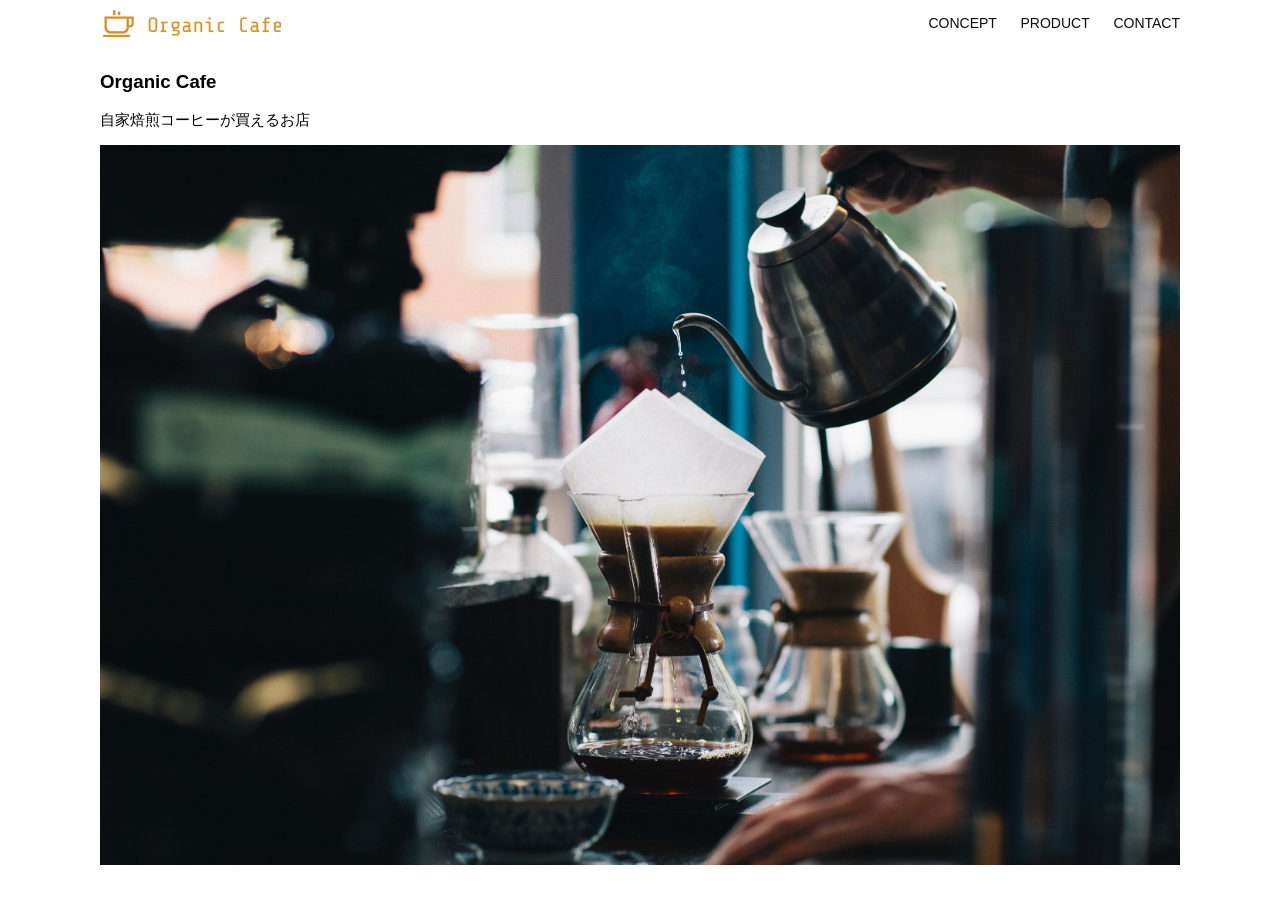
<file: kadai_013/index.html>
<!DOCTYPE html>
<html>
  <head>
    <title>Organic Cafe</title>
    <meta charset="UTF-8" />
    <meta name="description" content="自家焙煎のコーヒーがお家で楽しめるOrganic Cafe"/>
    <meta name="viewport" content="width=device-width, initial-scale=1.0" />
    <link rel="stylesheet" href="style.css" />
  </head>
  <body>
    <!-- ヘッダー -->
    <header>
      <!-- ロゴ -->
      <a href="index.html" id="logo"><img src="images/logo.png" alt="トップページに戻る"/></a>

      <!-- PC用ナビゲーション -->
      <nav id="nav-pc">
        <a href="index.html#concept">CONCEPT</a>
        <a href="index.html#product">PRODUCT</a>
        <a href="index.html#contact">CONTACT</a>
      </nav>
       <!-- スマホ用メニューボタン -->
    <img id="menu-sp" src="images/button-menu.png" alt="ナビゲーションを開く" onclick="document.getElementById('nav-sp').style.display = 'block'">

     <!-- スマホ用ナビゲーション -->
     <nav id="nav-sp">
       <ul>
         <li>
           <img id="close" src="images/button-close.png" alt="ナビゲーションを閉じる" onclick="document.getElementById('nav-sp').style.display = 'none'">
         </li>
         <li>
           <a id="logo-sp" href="index.html" onclick="document.getElementById('nav-sp').style.display = 'none'">
             <img src="images/logo-sp.png" alt="トップページに戻る">
           </a>
         </li>
         <li>
           <a class="menu" href="index.html#concept" onclick="document.getElementById('nav-sp').style.display = 'none'">CONCEPT</a>
         </li>
         <li>
           <a class="menu" href="index.html#product" onclick="document.getElementById('nav-sp').style.display = 'none'">PRODUCT</a>
         </li>
         <li><a class="menu" href="index.html#contact" onclick="document.getElementById('nav-sp').style.display = 'none'">CONTACT</a>
         </li>
       </ul>
     </nav>

    </header>

    <main>
      <article>
        <!-- メインビジュアル -->
        <section id="main-visual">
          <div id="main-message">
            <h1>Organic Cafe</h1>
            <p>自家焙煎コーヒーが買えるお店</p>
          </div>
          <img src="images/main-image.jpg" alt="コーヒーをハンドドリップで淹れる画像"/>
        </section>
      </article>
    </main>
  </body>
</html>
</file>
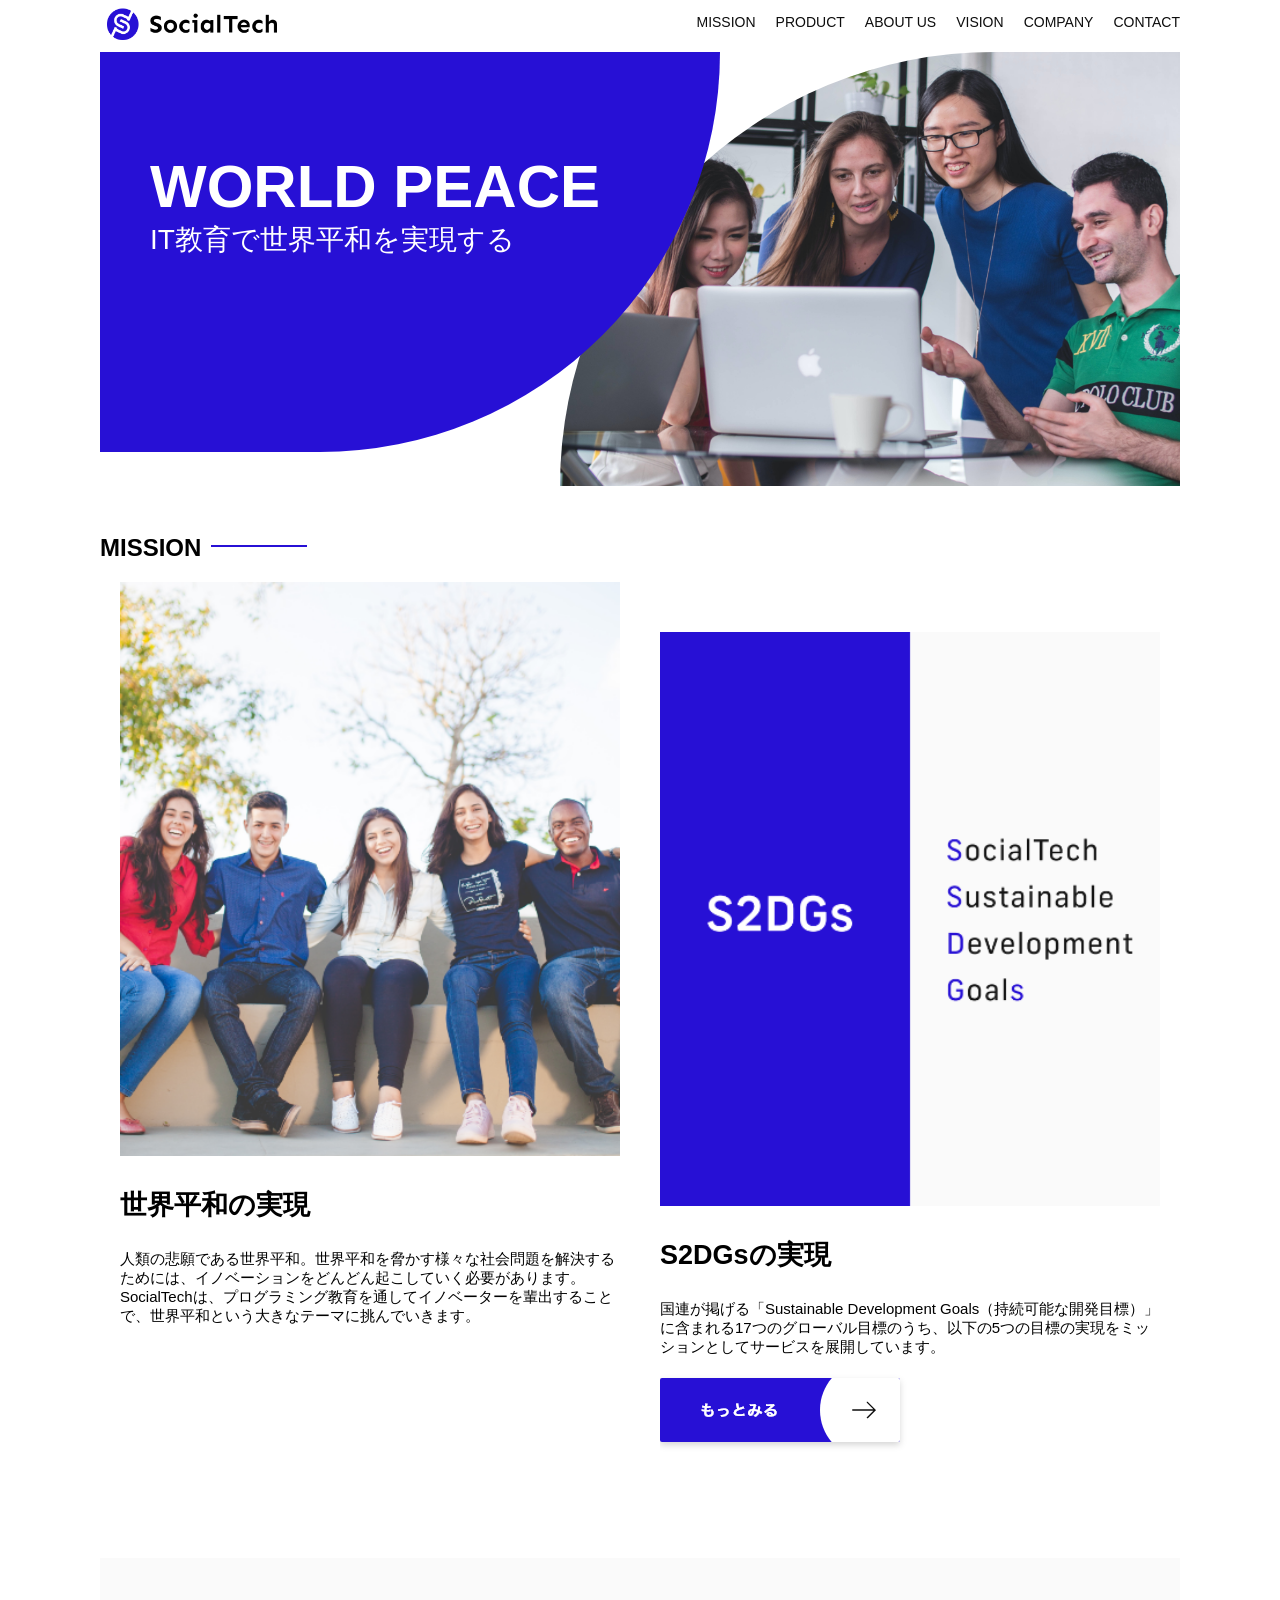
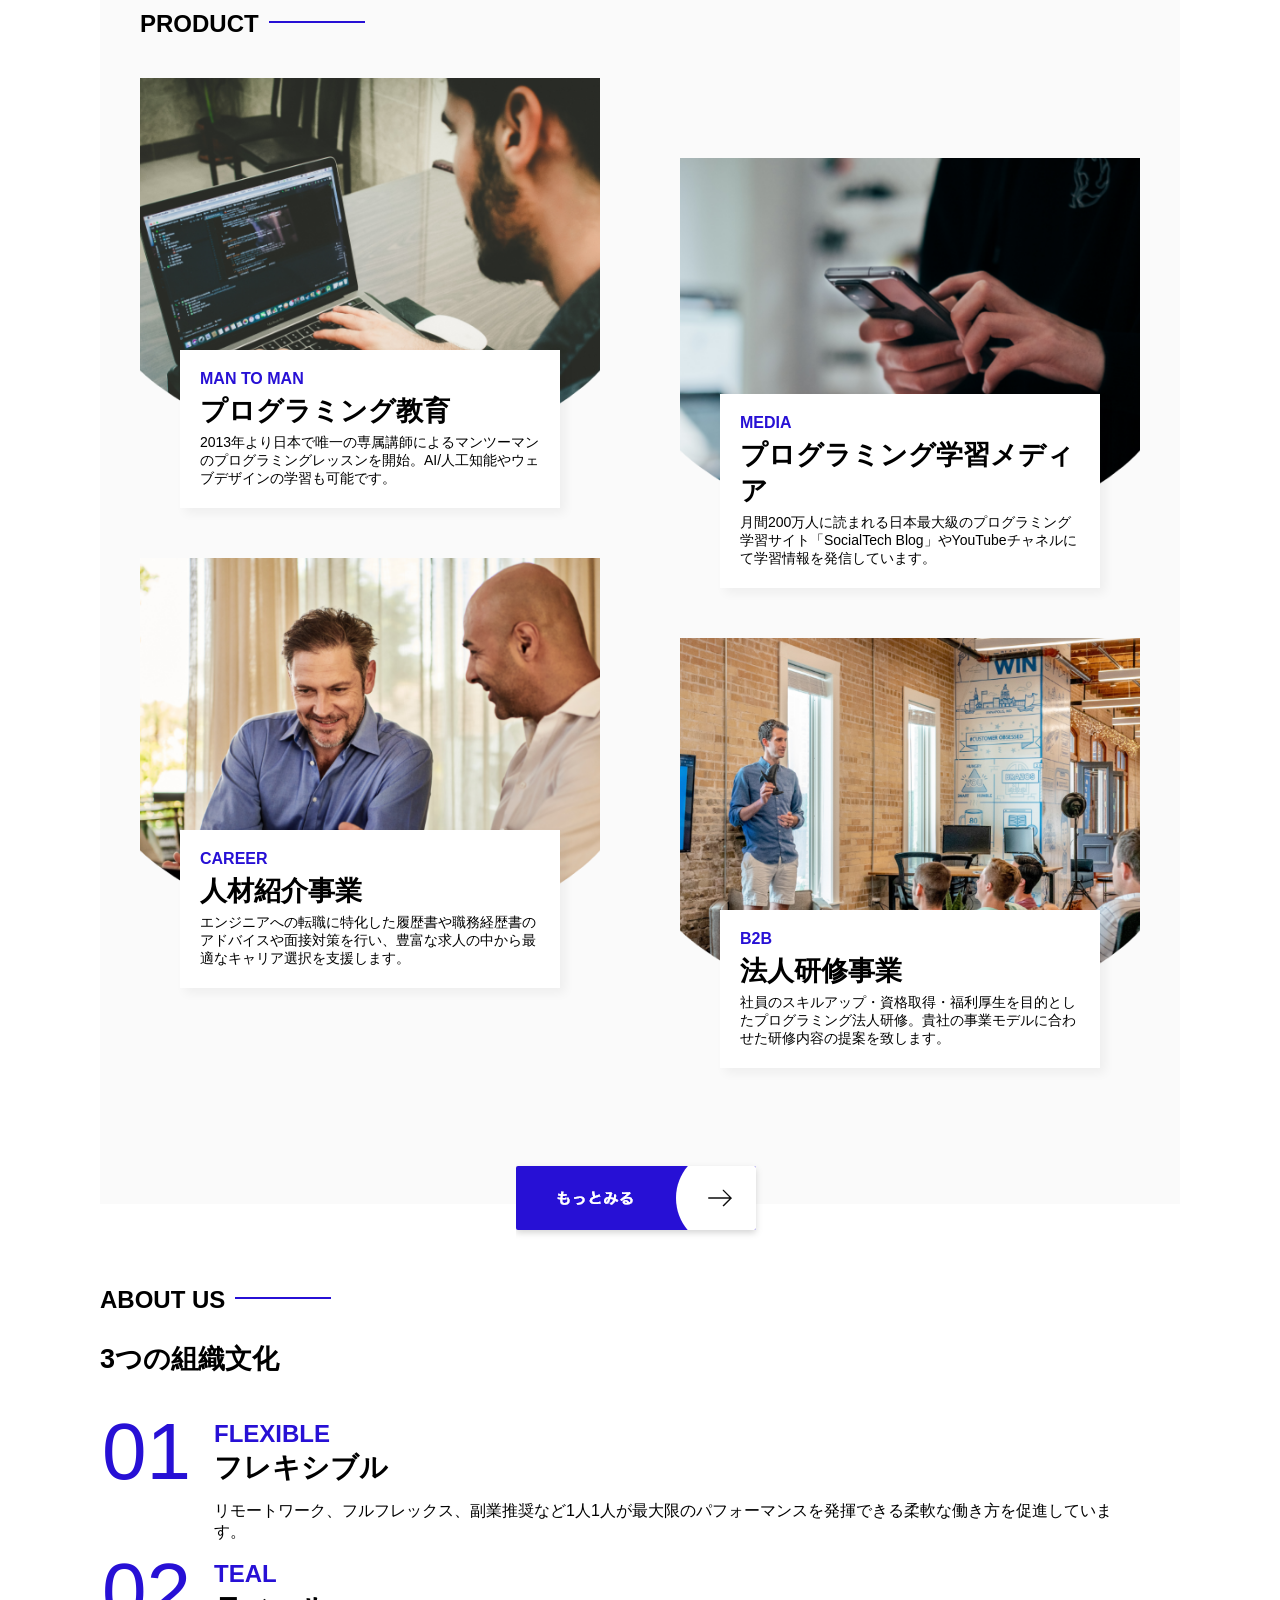
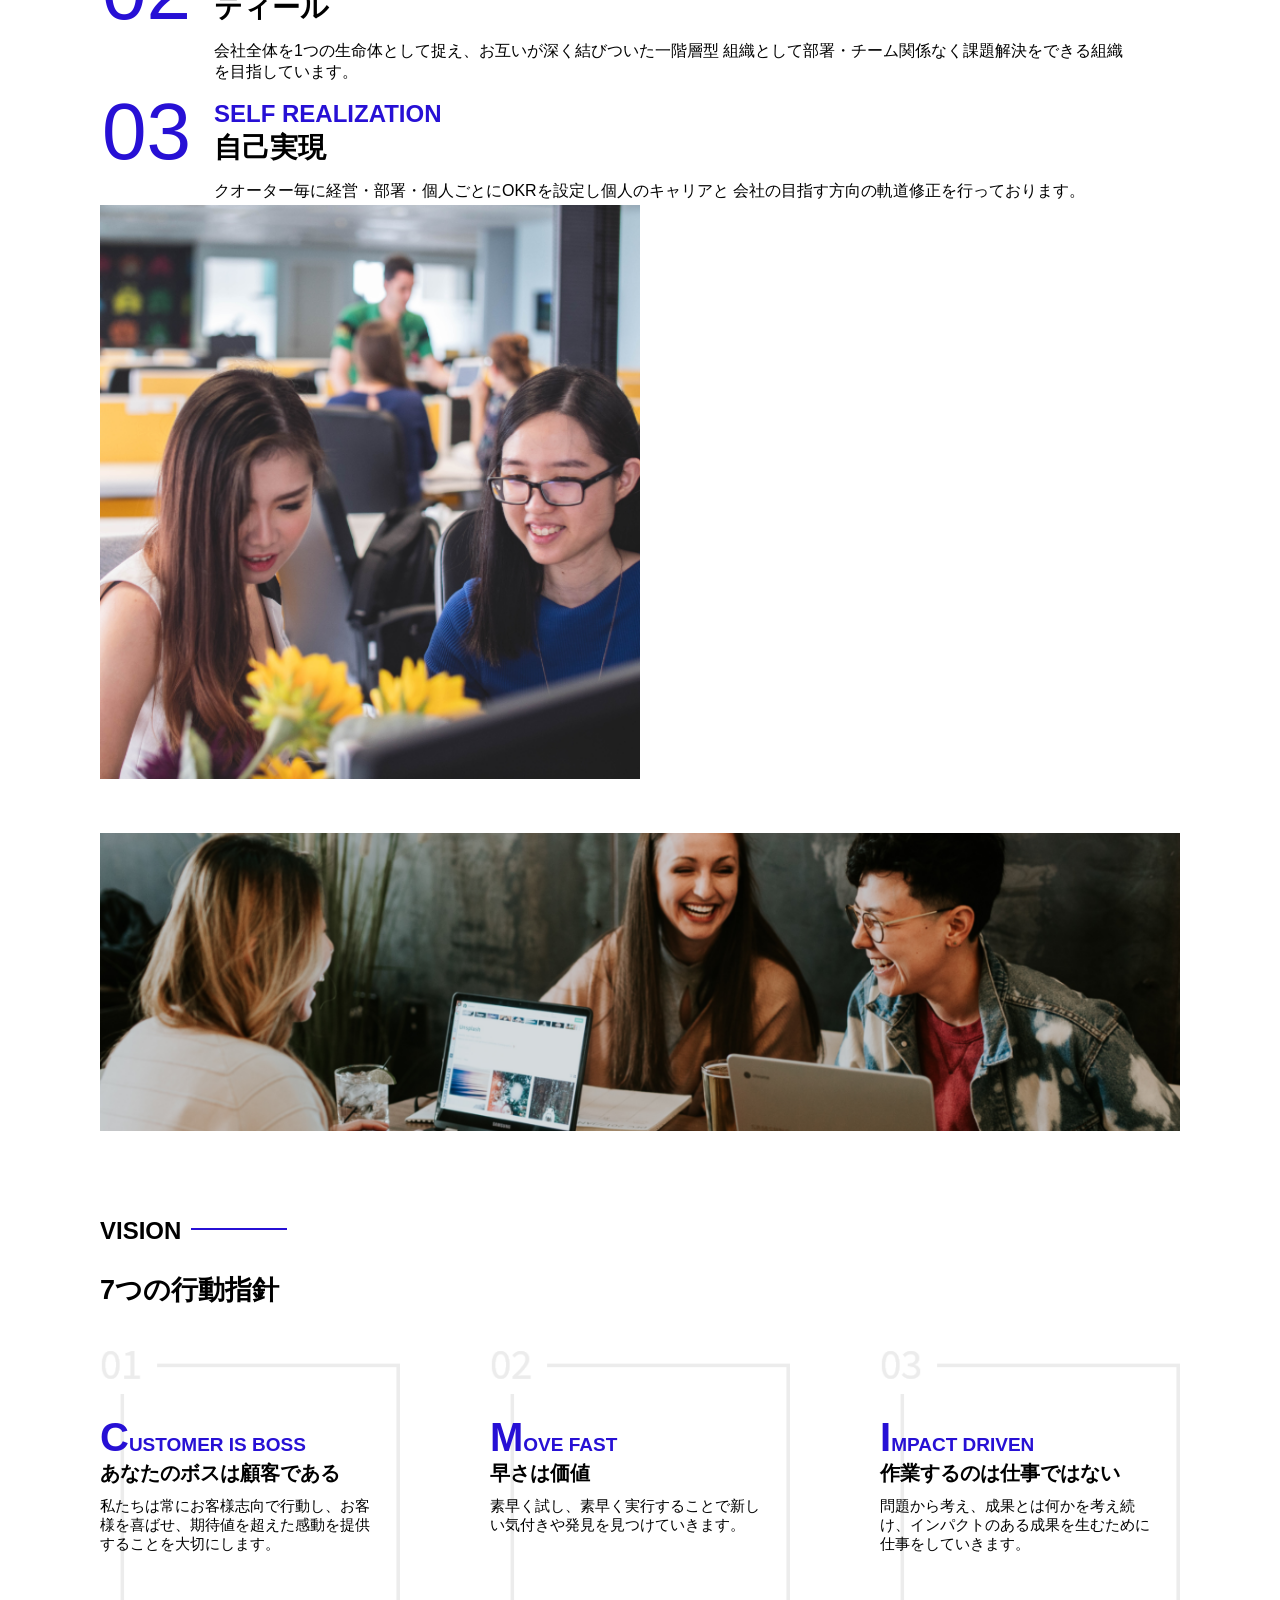
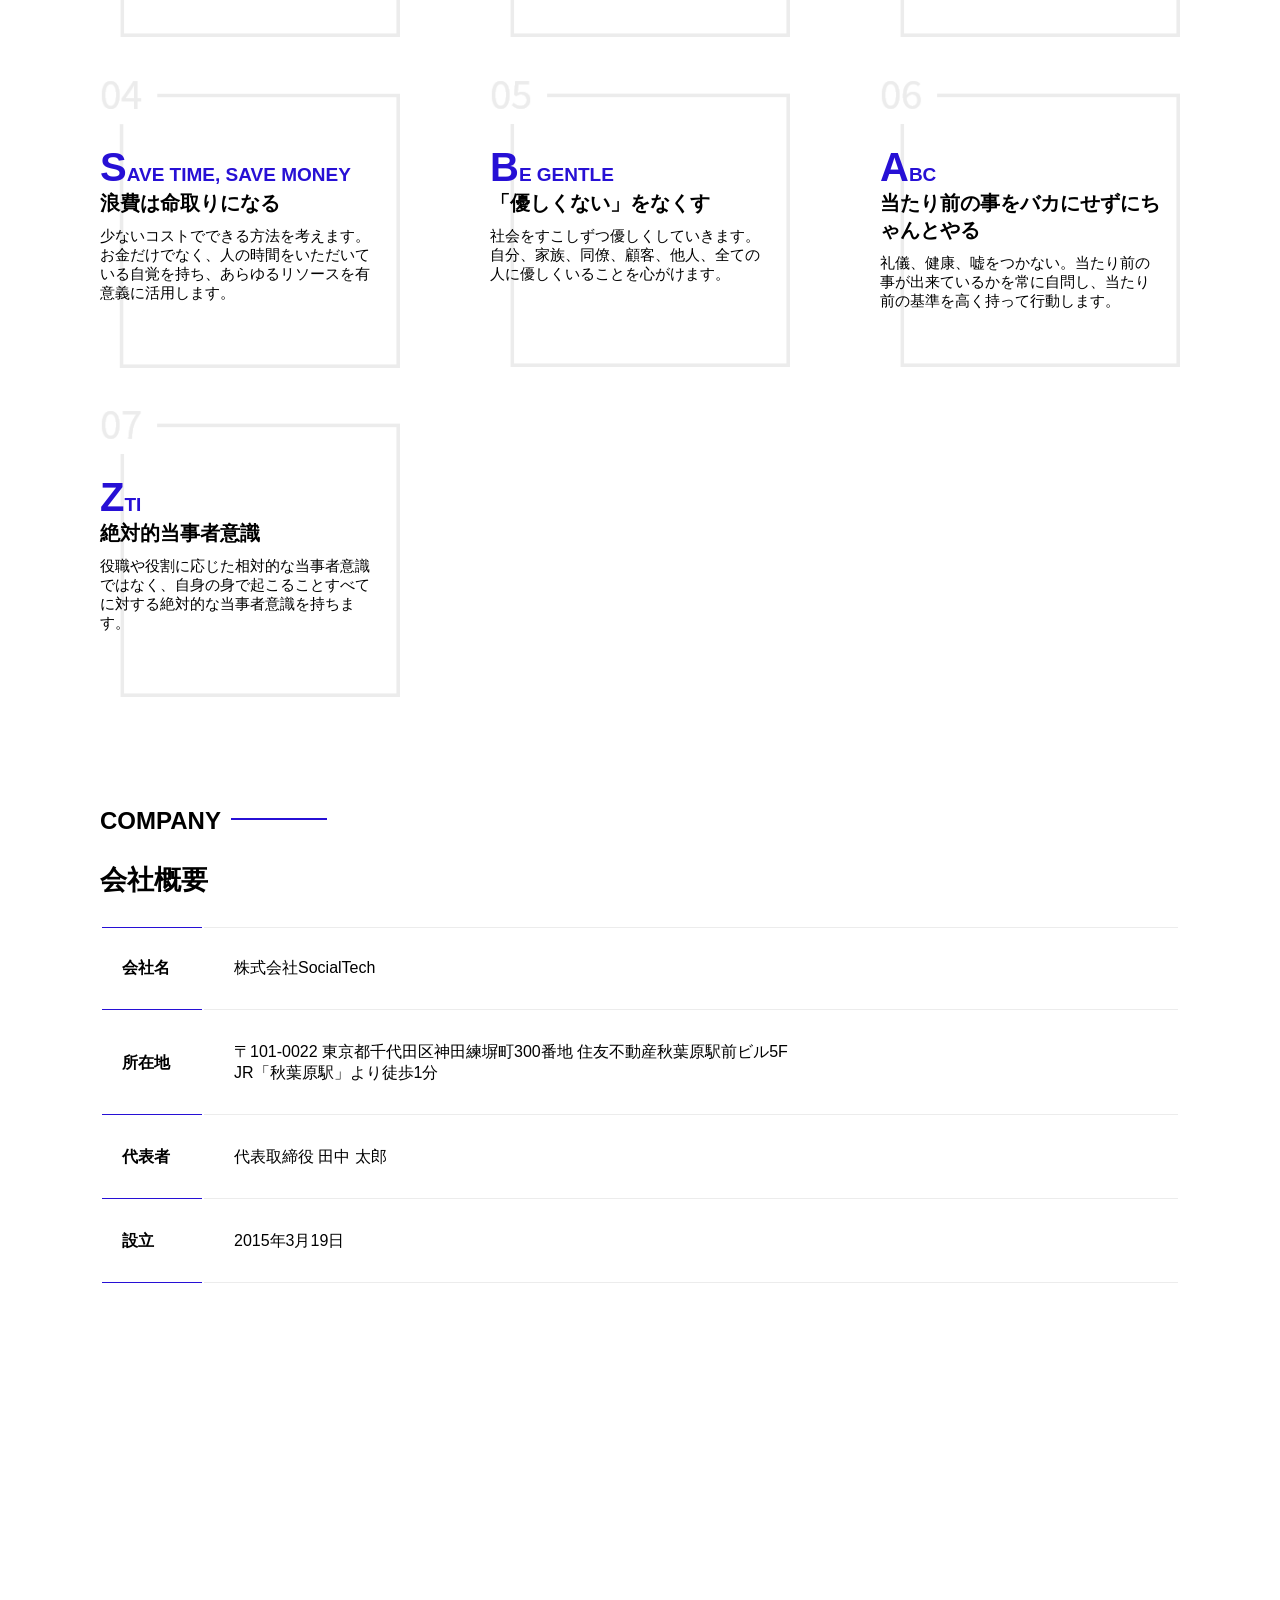
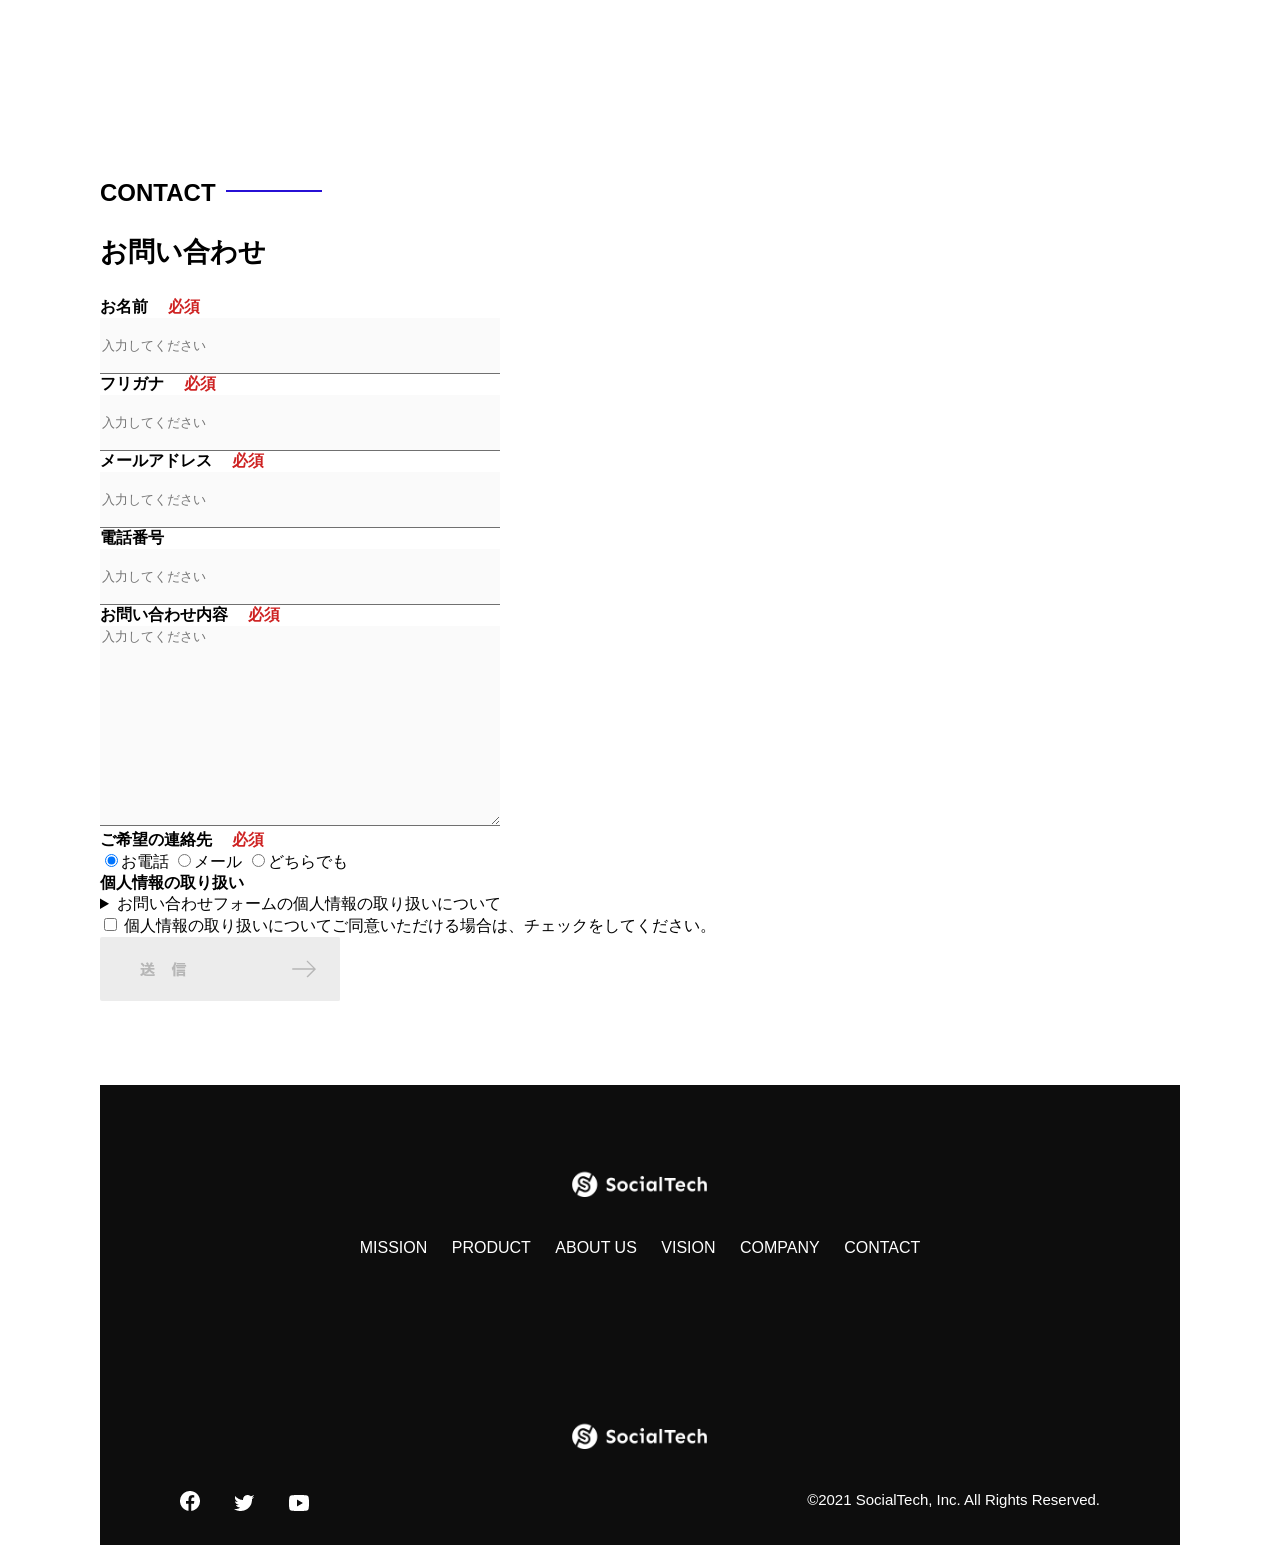
<file: kadai_tutorial_output/index.html>
<!DOCTYPE html>
<html>
<head>
  <title>SocialTech</title>
  <meta charset="UTF-8">
  <meta name="description" content="SocialTechはEdTech業界のリーディングカンパニーを目指します。">
  <meta name="viewport" content="width=device-width, initial-scale=1.0">
  <link rel="stylesheet" href="style.css">
</head>
<!--======== 前略 ========-->

<!--======== 前略 ========-->

<body>
  <!-- ヘッダー -->
  <header>
    <!-- ロゴ -->
    <a href="index.html" id="logo"><img src="images/logo.png" alt="トップページに戻る"></a>

    <!-- PC用ナビゲーション -->
    <nav id="nav-pc">
      <ul>
        <li><a href="mission.html">MISSION</a></li>
        <li><a href="product.html">PRODUCT</a></li>
        <li><a href="index.html#aboutus">ABOUT US</a></li>
        <li><a href="index.html#vision">VISION</a></li>
        <li><a href="index.html#company">COMPANY</a></li>
        <li><a href="index.html#contact">CONTACT</a></li>
      </ul>
    </nav>
     <!-- スマホ用メニューボタン -->
       <button id="menu-sp" onclick="document.getElementById('nav-sp').style.display = 'block'">
         <img src="images/button-menu.png" alt="ナビゲーションを開く">
       </button>
       <!-- スマホ用ナビゲーション -->
       <div id="nav-sp">
         <button id="close" onclick="document.getElementById('nav-sp').style.display = 'none'">
           <img src="images/button-close.png" alt="ナビゲーションを閉じる">
         </button>
 
         <nav>
           <ul>
             <li>
               <a id="logo-sp" href="index.html" onclick="document.getElementById('nav-sp').style.display = 'none'"><img src="images/logo-sp.png" alt="トップページに戻る"></a>
             </li>
             <li><a class="menu" href="mission.html" onclick="document.getElementById('nav-sp').style.display = 'none'">MISSION</a></li>
             <li><a class="menu" href="product.html" onclick="document.getElementById('nav-sp').style.display = 'none'">PRODUCT</a></li>
             <li><a class="menu" href="index.html#aboutus" onclick="document.getElementById('nav-sp').style.display = 'none'">ABOUT US</a></li>
             <li><a class="menu" href="index.html#vision" onclick="document.getElementById('nav-sp').style.display = 'none'">VISION</a></li>
             <li><a class="menu" href="index.html#company" onclick="document.getElementById('nav-sp').style.display = 'none'">COMPANY</a></li>
             <li><a class="menu" href="index.html#contact" onclick="document.getElementById('nav-sp').style.display = 'none'">CONTACT</a></li>
           </ul>
         </nav>
         <div id="sns">
           <a href="https://www.facebook.com/sejuku2013">
             <img src="images/button-facebook.png" alt="Facebookのリンク">
           </a>
           <a href="https://twitter.com/samuraijuku">
             <img src="images/button-twitter.png" alt="Twitterのリンク">
           </a>
           <a href="https://www.youtube.com/channel/UCCFOQO5aDK0xXam4cUQXT8g">
             <img src="images/button-youtube.png" alt="YouTubeのリンク">
           </a>
         </div>
       </div>
  </header>
  <main>
    <article>
      <!-- メインビジュアル -->
      <section id="main-visual">
        <div id="main-message">
            <h1>WORLD PEACE</h1>
            <p>IT教育で世界平和を実現する</p>
        </div>
        <img src="images/index/index-main.png" alt="PCの周りに集まる多国籍の仲間たち">
      </section>
       <!--ミッション-->
      <section id="mission">
         <h2 class="index-h2">MISSION</h2>
        <div id="mission-flex">
          <div>
            <img id="mission-photo" src="images/index/index-mission.png" alt="屋外のベンチで写真を撮影する多国籍の仲間たち">
            <h3>世界平和の実現</h3>
            <p>
              人類の悲願である世界平和。世界平和を脅かす様々な社会問題を解決するためには、イノベーションをどんどん起こしていく必要があります。SocialTechは、プログラミング教育を通してイノベーターを輩出することで、世界平和という大きなテーマに挑んでいきます。
            </p>
          </div>
          <div>
            <img id="s2dgs" src="images/index/s2dgs.png" alt="S2DGs">
            <h3>S2DGsの実現</h3>
            <p>国連が掲げる「Sustainable Development Goals（持続可能な開発目標）」に含まれる17つのグローバル目標のうち、以下の5つの目標の実現をミッションとしてサービスを展開しています。</p>
            <a href="mission.html">
              <img src="images/button-more.png" alt="もっとみる">
            </a>
          </div>
        </div>
      </section>
       <!-- プロダクト -->
      <section id="product">
       <h2 class="index-h2">PRODUCT</h2>
        <div class="product-flex">
         <div id="product-left">
  <div>
         <img class="product-photo" src="images/index/index-mantoman.png" alt="PCでコードを書く男性">
               <div class="product-explain">
                 <span>MAN TO MAN</span>
                 <h3>プログラミング教育</h3>
                 <p>2013年より日本で唯一の専属講師によるマンツーマンのプログラミングレッスンを開始。AI/人工知能やウェブデザインの学習も可能です。</p>
               </div>
             </div>
             <div>
               <img class="product-photo" src="images/index/index-career.png" alt="笑顔で話し合う2人の男性">
               <div class="product-explain">
                 <span>CAREER</span>
                 <h3>人材紹介事業</h3>
                 <p>エンジニアへの転職に特化した履歴書や職務経歴書のアドバイスや面接対策を行い、豊富な求人の中から最適なキャリア選択を支援します。</p>
               </div>
             </div>
          </div>
         <div id="product-right">
           <div>
              <img class="product-photo" src="images/index/index-media.png" alt="スマートフォンを操作する人">
              <div class="product-explain">
                <span>MEDIA</span>
                <h3>プログラミング学習メディア</h3>
                <p>月間200万人に読まれる日本最大級のプログラミング学習サイト「SocialTech Blog」やYouTubeチャネルにて学習情報を発信しています。</p>
              </div>
            </div>
            <div>
              <img class="product-photo" src="images/index/index-b2b.png" alt="講演中の男性とそれを聴く人々">
              <div class="product-explain">
                <span>B2B</span>
                <h3>法人研修事業</h3>
                <p>社員のスキルアップ・資格取得・福利厚生を目的としたプログラミング法人研修。貴社の事業モデルに合わせた研修内容の提案を致します。</p>
              </div>
            </div>
          </div>
        </div>
        <div id="product-more">
          <a href="product.html">
            <img src="images/button-more.png" alt="もっとみる">
          </a>
    </div>
      </section>
       <!-- ABOUT US -->
      <section id="aboutus">
        <h2 class="index-h2">ABOUT US</h2>
        <h3>3つの組織文化</h3>
        <div>
        </div>
         <table class="culture-table">
            <tr>
              <td class="culture-num">01</td>
              <th><span class="culture-en">FLEXIBLE</span><br>フレキシブル</th>
            </tr>
            <tr>
              <td>
                <!--空のセル-->
              </td>
              <td class="culture-description">リモートワーク、フルフレックス、副業推奨など1人1人が最大限のパフォーマンスを発揮できる柔軟な働き方を促進しています。</td>
            </tr>
            <tr>
              <td class="culture-num">02</td>
              <th><span class="culture-en">TEAL</span><br>ティール</th>
            </tr>
            <tr>
              <td>
                <!--空のセル-->
              </td>
              <td class="culture-description">会社全体を1つの生命体として捉え、お互いが深く結びついた一階層型 組織として部署・チーム関係なく課題解決をできる組織を目指しています。</td>
            </tr>
            <tr>
              <td class="culture-num">03</td>
              <th><span class="culture-en">SELF REALIZATION</span><br>自己実現</th>
            </tr>
            <tr>
              <td>
                <!--空のセル-->
              </td>
              <td class="culture-description">クオーター毎に経営・部署・個人ごとにOKRを設定し個人のキャリアと 会社の目指す方向の軌道修正を行っております。</td>
            </tr>
          </table>
           <img class="culture-img" src="images/index/index-aboutus1.png" alt="笑顔で話し合う2人の女性">
        </div>
        <img class="culture-img2" src="images/index/index-aboutus2.png" alt="笑顔で話し合う3人の男女">
      </section>
       <!-- VISION -->
      <section id="vision">
        <h2 class="index-h2">VISION</h2>
        <h3>7つの行動指針</h3>
        <div>
           <div class="vision-box">
               <img src="images/index/vision-01.png" alt="01">
               <div>
                 <h4>CUSTOMER IS BOSS</h4>
                 <h5>あなたのボスは顧客である</h5>
                 <p>私たちは常にお客様志向で行動し、お客様を喜ばせ、期待値を超えた感動を提供することを大切にします。</p>
               </div>
             </div>
              <div class="vision-box">
               <img src="images/index/vision-02.png" alt="02">
               <div>
                 <h4>MOVE FAST</h4>
                 <h5>早さは価値</h5>
                 <p>素早く試し、素早く実行することで新しい気付きや発見を見つけていきます。</p>
               </div>
             </div>
             <div class="vision-box">
               <img src="images/index/vision-03.png" alt="03">
               <div>
                 <h4>IMPACT DRIVEN</h4>
                 <h5>作業するのは仕事ではない</h5>
                 <p>問題から考え、成果とは何かを考え続け、インパクトのある成果を生むために仕事をしていきます。</p>
               </div>
             </div>
             <div class="vision-box">
               <img src="images/index/vision-04.png" alt="04">
               <div>
                 <h4>SAVE TIME, SAVE MONEY</h4>
                 <h5>浪費は命取りになる</h5>
                 <p>少ないコストでできる方法を考えます。お金だけでなく、人の時間をいただいている自覚を持ち、あらゆるリソースを有意義に活用します。</p>
               </div>
             </div>
             <div class="vision-box">
               <img src="images/index/vision-05.png" alt="05">
               <div>
                 <h4>BE GENTLE</h4>
                 <h5>「優しくない」をなくす</h5>
                 <p>社会をすこしずつ優しくしていきます。自分、家族、同僚、顧客、他人、全ての人に優しくいることを心がけます。</p>
               </div>
             </div>
             <div class="vision-box">
               <img src="images/index/vision-06.png" alt="06">
               <div>
                 <h4>ABC</h4>
                 <h5>当たり前の事をバカにせずにちゃんとやる</h5>
                 <p>礼儀、健康、嘘をつかない。当たり前の事が出来ているかを常に自問し、当たり前の基準を高く持って行動します。</p>
               </div>
             </div>
             <div class="vision-box">
               <img src="images/index/vision-07.png" alt="07">
               <div>
                 <h4>ZTI</h4>
                 <h5>絶対的当事者意識</h5>
                 <p>役職や役割に応じた相対的な当事者意識ではなく、自身の身で起こることすべてに対する絶対的な当事者意識を持ちます。</p>
               </div>
             </div>
        </div>
      </section>
      <!-- COMPANY -->
      <section id="company">
        <h2 class="index-h2">COMPANY</h2>
        <h3>会社概要</h3>
         <table id="company-table">
             <tr>
               <th class="tableheader tableheader-first">会社名</th>
               <td class="cell cell-first">株式会社SocialTech</td>
             </tr>
             <tr>
               <th class="tableheader">所在地</th>
               <td class="cell">〒101-0022 東京都千代田区神田練塀町300番地 住友不動産秋葉原駅前ビル5F<br>JR「秋葉原駅」より徒歩1分</td>
             </tr>
             <tr>
               <th class="tableheader">代表者</th>
               <td class="cell">代表取締役 田中 太郎</td>
             </tr>
             <tr>
               <th class="tableheader">設立</th>
               <td class="cell">2015年3月19日</td>
             </tr>
           </table>
           <iframe 
 src="https://www.google.com/maps/embed?pb=!1m18!1m12!1m3!1d3240.0688551336807!2d139.7720776771055!3d35.69992317258124!2m3!1f0!2f0!3f0!3m2!1i1024!2i768!4f13.1!3m3!1m2!1s0x60188fee13660e23%3A0x77137876edf742ac!2z5L2P5Y-L5LiN5YuV55Sj56eL6JGJ5Y6f6aeF5YmN44OT44Or!5e0!3m2!1sja!2sjp!4v1704858013291!5m2!1sja!2sjp" 
 style="border: 0" allowfullscreen="" loading="lazy">
 </iframe>
 <!-- お問い合わせフォーム -->
      <section id="contact">
        <h2 class="index-h2">CONTACT</h2>
        <h3>お問い合わせ</h3>
        <form>
        </form>
       <div>
            <div class="contact-heading">
              <label class="contact-label">お名前<span class="contact-span">必須</span></label>
            </div>
            <div>
              <input type="text" name="name" placeholder="入力してください" class="contact-textbox">
            </div>
          </div>
          <div>
            <div class="contact-heading">
              <label class="contact-label">フリガナ<span class="contact-span">必須</span></label>
            </div>
            <div>
              <input type="text" name="hurigana" placeholder="入力してください" class="contact-textbox">
            </div>
          </div>
          <div>
            <div class="contact-heading">
              <label class="contact-label">メールアドレス<span class="contact-span">必須</span></label>
            </div>
            <div>
              <input type="text" name="email" placeholder="入力してください" class="contact-textbox">
            </div>
          </div>
          <div>
            <div class="contact-heading">
              <label class="contact-label">電話番号</label>
            </div>
            <div>
              <input type="text" name="tel" placeholder="入力してください" class="contact-textbox">
            </div>
          </div> 
           <div>
            <div class="contact-heading">
              <label class="contact-label">お問い合わせ内容<span class="contact-span">必須</span></label>
            </div>
            <div>
              <textarea class="contact-textarea" placeholder="入力してください" name="message"></textarea>
            </div>
          </div>
 <div>
            <div class="contact-heading">
              <label class="contact-label">ご希望の連絡先<span class="contact-span">必須</span></label>
            </div>
            <div>
              <input class="radiobutton" type="radio" value="tel" name="contact" checked><label>お電話</label>
              <input class="radiobutton" type="radio" value="mail" name="contact"><label>メール</label>
              <input class="radiobutton" type="radio" value="both" name="contact"><label>どちらでも</label>
            </div>
          </div>
           <div>
               <div class="contact-heading">
                 <label class="contact-label">個人情報の取り扱い</label>
               </div>
               <div>
                 <details>
                   <summary>お問い合わせフォームの個人情報の取り扱いについて</summary>
                   <div>
                     <dl>
                       <dt>１．組織の名称又は氏名</dt>
                       <dd>株式会社SocialTech</dd>
                       <dt>２．個人情報保護管理者（若しくはその代理人）の氏名又は職名、所属及び連絡先</dt>
                       <dd>
                         <p>鈴木 一郎 コーポレート部</p>
                         <p>メールアドレス：samurai@example.com</p>
                         <p>TEL：03-1234-5678</p>
                       </dd>
                       <dt>３．個人情報の利用目的</dt>
                       <dd>
                         <ul>
                           <li>本サービス及び本サービスに関連する情報の提供又はそれらに関する連絡のため</li>
                           <li>ユーザーの本人確認のため</li>
                           <li>当社サービスのご案内のため</li>
                           <li>当社の商品等の広告または宣伝（電子メールによるものを含むものとします。）</li>
                         </ul>
                       </dd>
                       <dt>４．個人情報の取り扱い業務の委託</dt>
                       <dd>個人情報の取扱業務の全部または一部を外部に業務委託する場合があります。その際、弊社は、個人情報を適切に保護できる管理体制を敷き実行していることを条件として委託先を厳選したうえで、機密保持契約を委託先と締結し、お客様の個人情報を厳密に管理させます。</dd>
                       <dt>５．個人情報の開示等の請求</dt>
                       <dd>
                         お客様は、弊社に対してご自身の個人情報の開示等（利用目的の通知、開示、内容の訂正・追加・削除、利用の停止または消去、第三者への提供の停止）に関して、当社問合わせ窓口に申し出ることができます。<br>
                         その際、弊社はお客様ご本人を確認させていただいたうえで、合理的な期間内に対応いたします。<br>
                         なお、個人情報に関する弊社問合わせ先は、次の通りです。
                       </dd>
                       <dd>
                         <p>株式会社SocialTech　個人情報問合せ窓口</p>
                         <p>〒150-0043　東京都千代田区神田練塀町300番地 住友不動産秋葉原駅前ビル5F</p>
                         <p>メールアドレス：samurai@example.com　TEL：03-1234-5678</p>
                       </dd>
 
                       <dt>６．個人情報を提供されることの任意性について</dt>
                       <dd>お客様がご自身の個人情報を弊社に提供されるか否かは、お客様のご判断によりますが、もしご提供されない場合には、適切なサービスが提供できない場合がありますので予めご了承ください。</dd>
                     </dl>
                   </div>
                 </details>
                 <input type="checkbox" name="agree">
                 <span>個人情報の取り扱いについてご同意いただける場合は、チェックをしてください。</span>
               </div>
             </div>
                <input type="image" src="images/button-submit.png" alt="送信する">
          </form>
        </section>
      </article>
    </main>
     <footer>
      <div id="footer-logo">
        <img src="images/logo-sp.png" alt="SocialTech">
      </div>
       <div id="footer-link">
        <a href="mission.html">MISSION</a>
        <a href="product.html">PRODUCT</a>
        <a href="index.html#aboutus">ABOUT US</a>
        <a href="index.html#vision">VISION</a>
        <a href="index.html#company">COMPANY</a>
        <a href="index.html#contact">CONTACT</a>
      </div>
    </footer>
      </section>

    </article>
  </main>
   <footer>
      <div id="footer-logo">
        <img src="images/logo-sp.png" alt="SocialTech">
      </div>
       <div id="sns-footer">
         <div class="sns-btns">
           <a href="https://www.facebook.com/sejuku2013"><img src="images/button-facebook.png" alt="Facebookのリンク"></a>
           <a href="https://twitter.com/samuraijuku"><img src="images/button-twitter.png" alt="Twitterのリンク"></a>
           <a href="https://www.youtube.com/channel/UCCFOQO5aDK0xXam4cUQXT8g"><img src="images/button-youtube.png" alt="YouTubeのリンク"></a>
         </div>
         <p id="copyright">&copy;2021 SocialTech, Inc. All Rights Reserved.</p>
       </div>
    </footer>
</body>

</html>
</file>
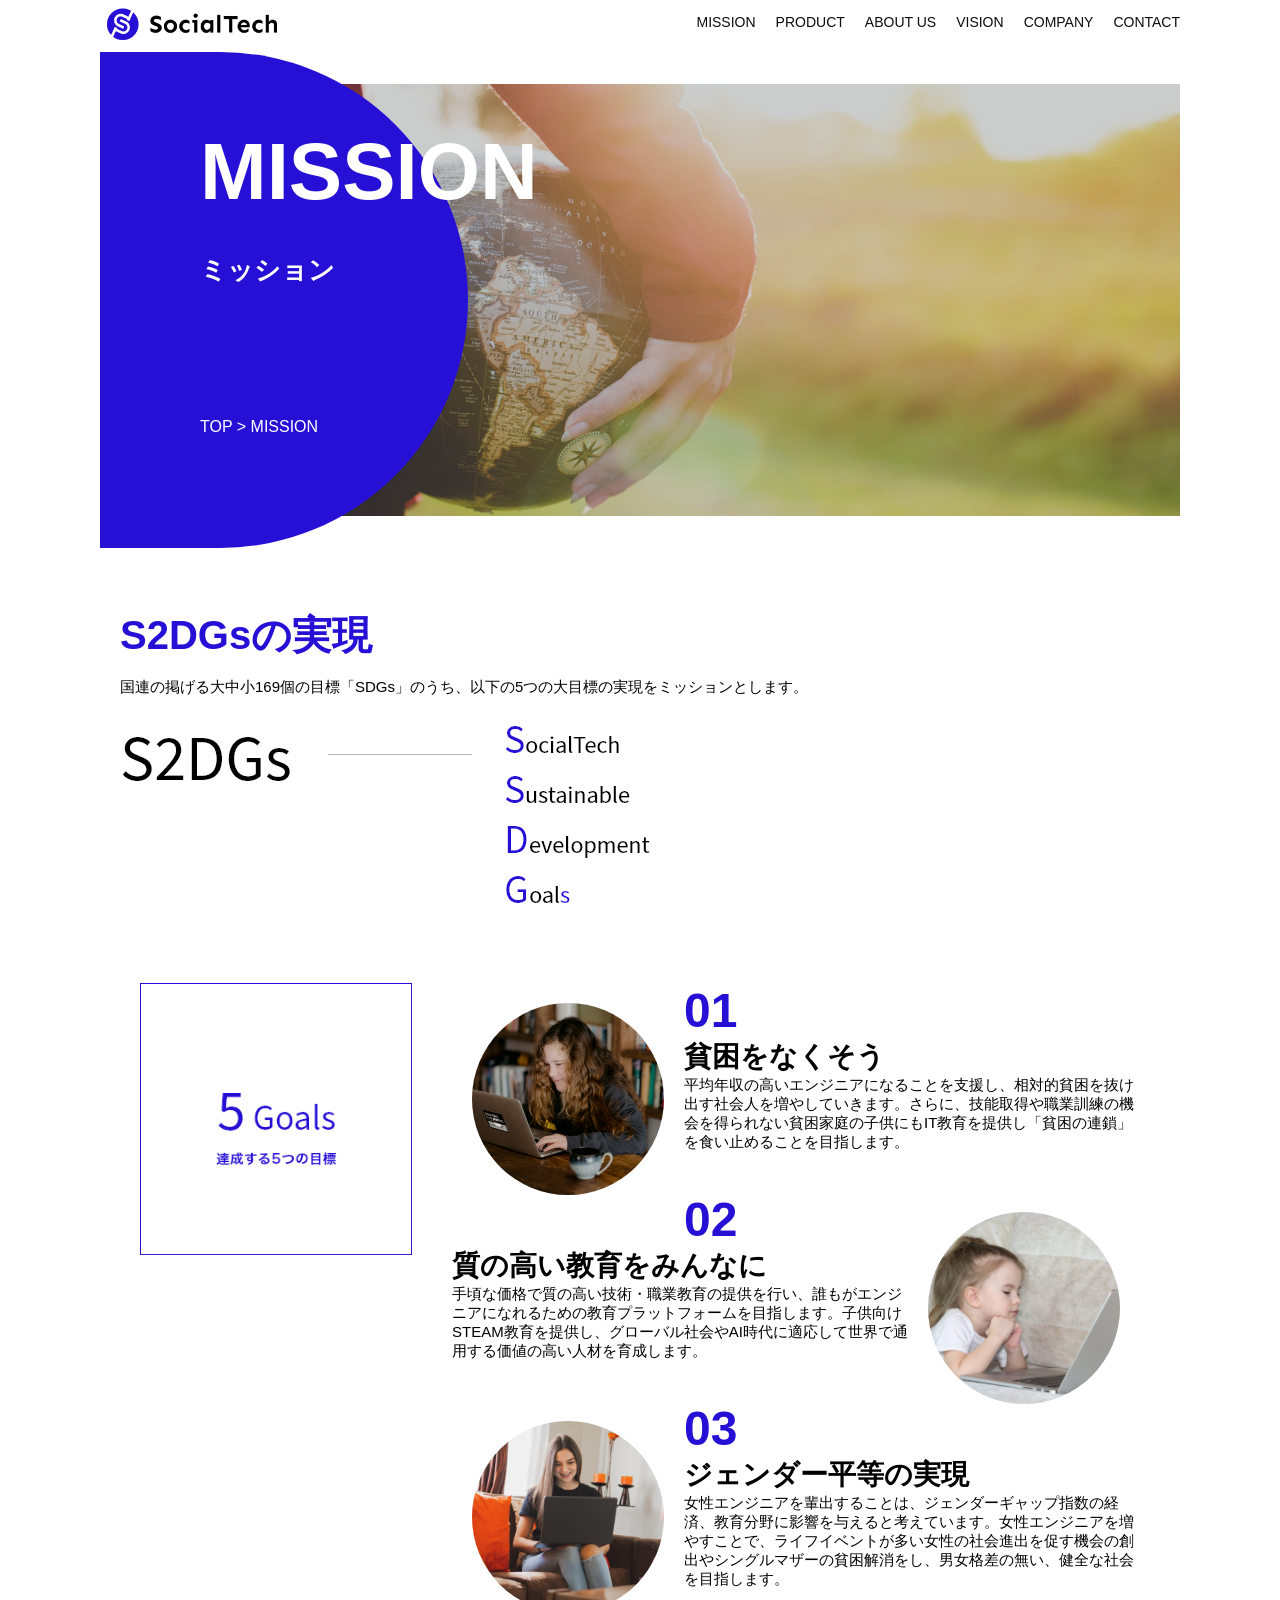
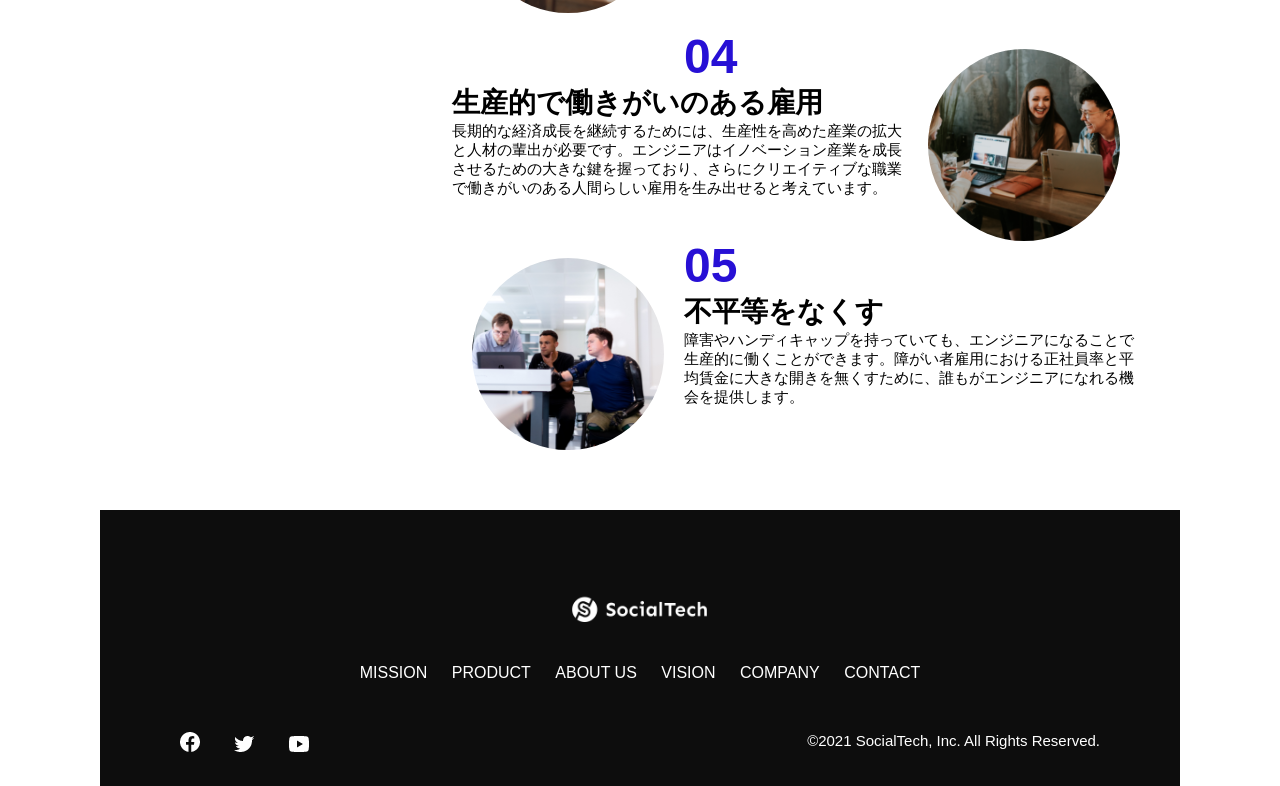
<file: kadai_tutorial_output/mission.html>
<!DOCTYPE html>
<html>
  <head>
    <title></title>
    <!DOCTYPE html>
<html>
<head>
  <title></title>
  <title>SocialTech - MISSION ミッション -</title>
  <meta charset="UTF-8">
  <meta name="description" content="">
  <meta name="description" content="SocialTechが目指す5つの目標（S2DGs）を紹介します">
  <meta name="viewport" content="width=device-width, initial-scale=1.0">
  <link rel="stylesheet" href="style.css">
</head>
  </head>

  <body>
    <!-- ヘッダー -->
    <header>
      <!-- ロゴ -->
      <a href="index.html" id="logo">
        <img src="images/logo.png" alt="トップページに戻る">
      </a>

      <!-- PC用ナビゲーション -->
      <nav id="nav-pc">
        <ul>
          <li><a href="mission.html">MISSION</a></li>
          <li><a href="product.html">PRODUCT</a></li>
          <li><a href="index.html#aboutus">ABOUT US</a></li>
          <li><a href="index.html#vision">VISION</a></li>
          <li><a href="index.html#company">COMPANY</a></li>
          <li><a href="index.html#contact">CONTACT</a></li>
        </ul>
      </nav>

      <!-- スマホ用メニューボタン -->
      <button id="menu-sp" onclick="document.getElementById('nav-sp').style.display = 'block'">
        <img src="images/button-menu.png" alt="ナビゲーションを開く">
      </button>

      <!-- スマホ用ナビゲーション -->
      <div id="nav-sp">
        <button id="close" onclick="document.getElementById('nav-sp').style.display = 'none'">
          <img src="images/button-close.png" alt="ナビゲーションを閉じる">
        </button>

        <nav>
          <ul>
            <li>
              <a id="logo-sp" href="index.html" onclick="document.getElementById('nav-sp').style.display = 'none'"><img src="images/logo-sp.png" alt="トップページに戻る"></a>
            </li>
            <li><a class="menu" href="mission.html" onclick="document.getElementById('nav-sp').style.display = 'none'">MISSION</a></li>
            <li><a class="menu" href="product.html" onclick="document.getElementById('nav-sp').style.display = 'none'">PRODUCT</a></li>
            <li><a class="menu" href="index.html#aboutus" onclick="document.getElementById('nav-sp').style.display = 'none'">ABOUT US</a></li>
            <li><a class="menu" href="index.html#vision" onclick="document.getElementById('nav-sp').style.display = 'none'">VISION</a></li>
            <li><a class="menu" href="index.html#company" onclick="document.getElementById('nav-sp').style.display = 'none'">COMPANY</a></li>
            <li><a class="menu" href="index.html#contact" onclick="document.getElementById('nav-sp').style.display = 'none'">CONTACT</a></li>
          </ul>
        </nav>
        <div id="sns">
          <a href="https://www.facebook.com/sejuku2013">
            <img src="images/button-facebook.png" alt="Facebookのリンク">
          </a>
          <a href="https://twitter.com/samuraijuku">
            <img src="images/button-twitter.png" alt="Twitterのリンク">
          </a>
          <a href="https://www.youtube.com/channel/UCCFOQO5aDK0xXam4cUQXT8g">
            <img src="images/button-youtube.png" alt="YouTubeのリンク">
          </a>
        </div>
      </div>
    </header>

    <main>
      <article>
         <section id="mission-main">
           <div class="mission-main-inner">
             <div id="mission-title">
               <h1>MISSION<br><span>ミッション</span></h1>
               <p>TOP > MISSION</p>
             </div>
           </div>
            <section id="mission-s2dgs">
            <h2 class="mission-h2">S2DGsの実現</h2>
            <p>国連の掲げる大中小169個の目標「SDGs」のうち、以下の5つの大目標の実現をミッションとします。</p>
            <img src="images/mission/mission-s2dgs.png" alt="S2DGs">
          </section>

           <section id="mission-five-goals">
           <div class="five-goals-image">
             <img src="images/mission/mission-5goals.png" alt="5Goals">
           </div>
 <div class="five-goals-read">
             <div>
               <img class="fivegoals-image-left" src="images/mission/mission-5goals01.png" alt="PCを操作する女の子">
               <span class="fivegoals-number">01</span>
               <h3 class="fivegoals-h3">貧困をなくそう</h3>
               <p class="fivegoals-p">平均年収の高いエンジニアになることを支援し、相対的貧困を抜け出す社会人を増やしていきます。さらに、技能取得や職業訓練の機会を得られない貧困家庭の子供にもIT教育を提供し「貧困の連鎖」を食い止めることを目指します。</p>
             </div>
             <div>
               <img class="fivegoals-image-right" src="images/mission/mission-5goals02.png" alt="PCを見つめる小さい女の子">
               <span class="fivegoals-number">02</span>
               <h3 class="fivegoals-h3">質の高い教育をみんなに</h3>
               <p class="fivegoals-p">手頃な価格で質の高い技術・職業教育の提供を行い、誰もがエンジニアになれるための教育プラットフォームを目指します。子供向けSTEAM教育を提供し、グローバル社会やAI時代に適応して世界で通用する価値の高い人材を育成します。</p>
             </div>
             <div>
               <img class="fivegoals-image-left" src="images/mission/mission-5goals03.png" alt="PCを操作する女性">
               <span class="fivegoals-number">03</span>
               <h3 class="fivegoals-h3">ジェンダー平等の実現</h3>
               <p class="fivegoals-p">女性エンジニアを輩出することは、ジェンダーギャップ指数の経済、教育分野に影響を与えると考えています。女性エンジニアを増やすことで、ライフイベントが多い女性の社会進出を促す機会の創出やシングルマザーの貧困解消をし、男女格差の無い、健全な社会を目指します。</p>
             </div>
             <div>
               <img class="fivegoals-image-right" src="images/mission/mission-5goals04.png" alt="笑顔で話し合う3人の男女">
               <span class="fivegoals-number">04</span>
               <h3 class="fivegoals-h3">生産的で働きがいのある雇用</h3>
               <p class="fivegoals-p">長期的な経済成長を継続するためには、生産性を高めた産業の拡大と人材の輩出が必要です。エンジニアはイノベーション産業を成長させるための大きな鍵を握っており、さらにクリエイティブな職業で働きがいのある人間らしい雇用を生み出せると考えています。</p>
             </div>
             <div>
               <img class="fivegoals-image-left" src="images/mission/mission-5goals05.png" alt="障害を持つ男性が生き生きと働く様子">
               <span class="fivegoals-number">05</span>
               <h3 class="fivegoals-h3">不平等をなくす</h3>
               <p class="fivegoals-p">障害やハンディキャップを持っていても、エンジニアになることで生産的に働くことができます。障がい者雇用における正社員率と平均賃金に大きな開きを無くすために、誰もがエンジニアになれる機会を提供します。</p>
             </div>
           </div>
         </section>
      </article>
    </main>


    <footer>
      <div id="footer-logo">
        <img src="images/logo-sp.png" alt="SocialTech">
      </div>
      <div id="footer-link">
        <a href="mission.html">MISSION</a>
        <a href="product.html">PRODUCT</a>
        <a href="index.html#aboutus">ABOUT US</a>
        <a href="index.html#vision">VISION</a>
        <a href="index.html#company">COMPANY</a>
        <a href="index.html#contact">CONTACT</a>
      </div>
      <div id="sns-footer">
        <div class="sns-btns">
          <a href="https://www.facebook.com/sejuku2013"><img src="images/button-facebook.png" alt="Facebookのリンク"></a>
          <a href="https://twitter.com/samuraijuku"><img src="images/button-twitter.png" alt="Twitterのリンク"></a>
          <a href="https://www.youtube.com/channel/UCCFOQO5aDK0xXam4cUQXT8g"><img src="images/button-youtube.png" alt="YouTubeのリンク"></a>
        </div>
        <p id="copyright">&copy;2021 SocialTech, Inc. All Rights Reserved.</p>
      </div>
    </footer>

  </body>
</html>
</file>
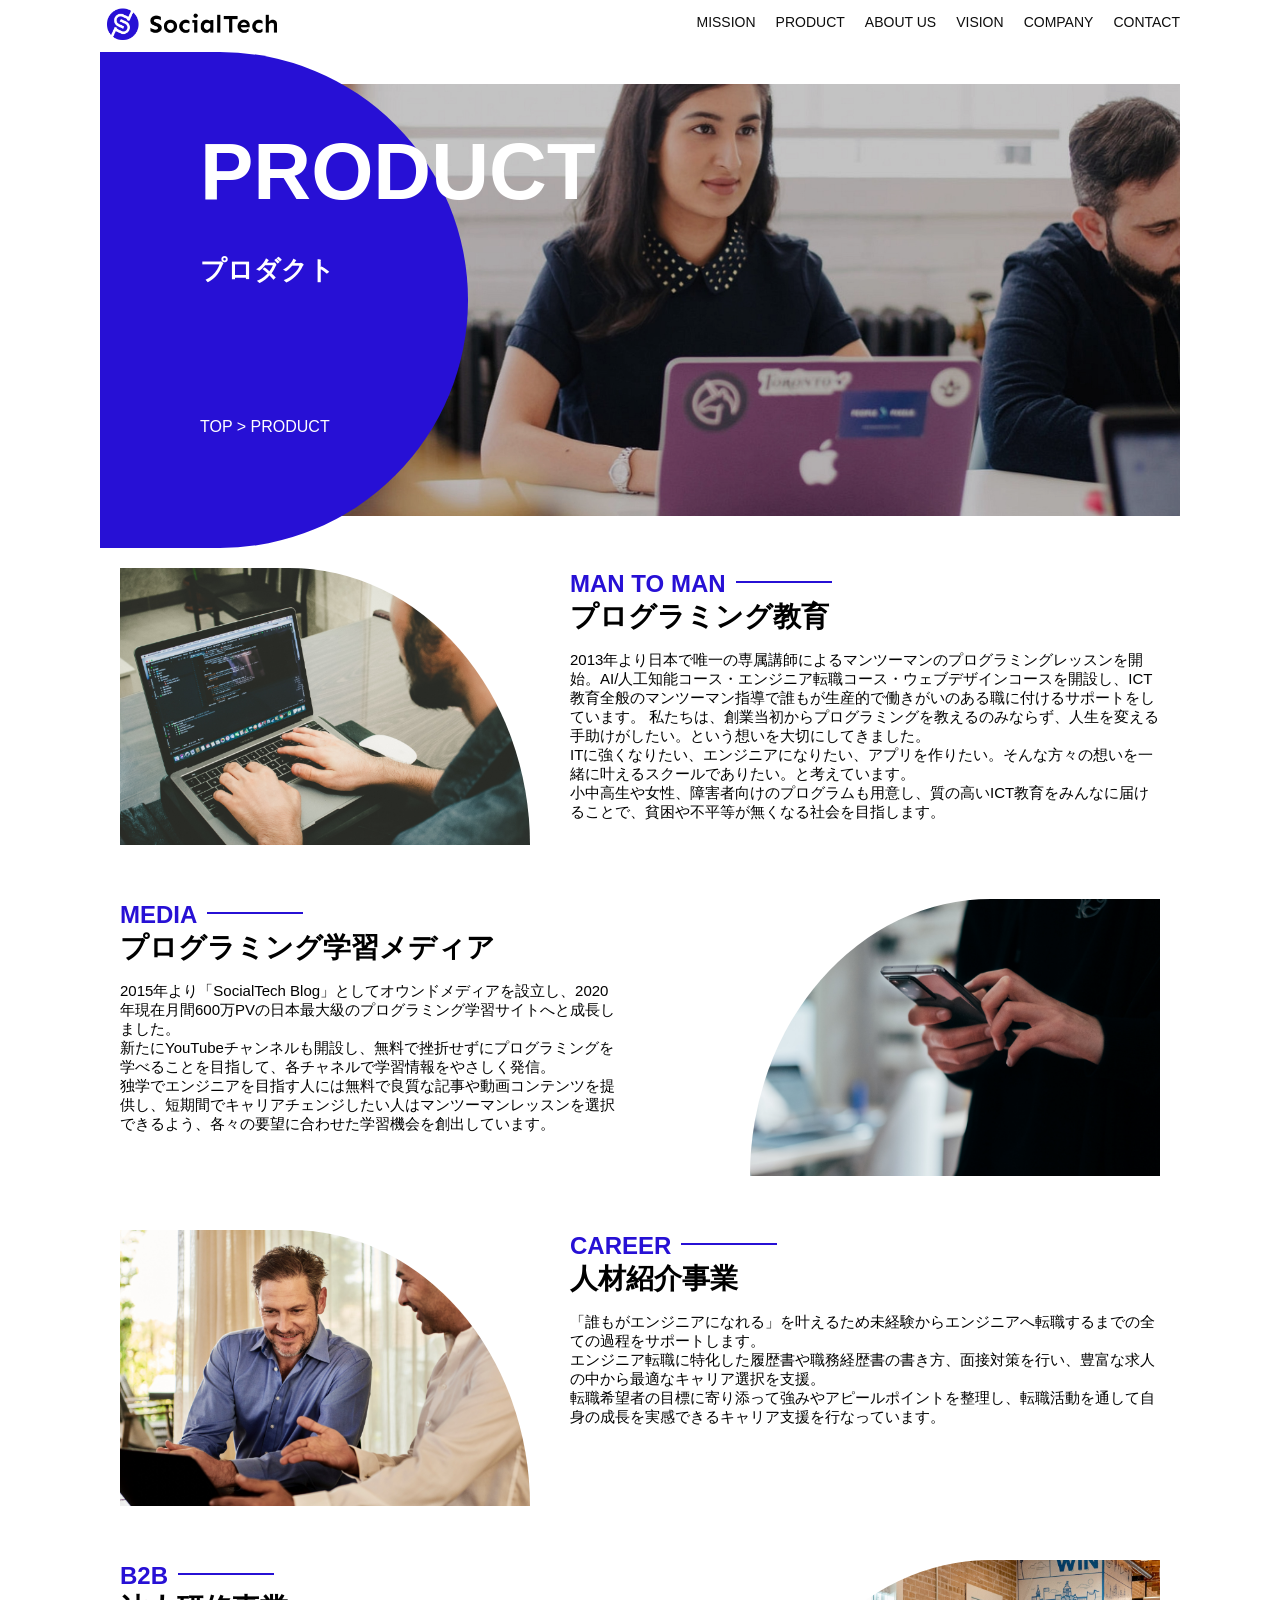
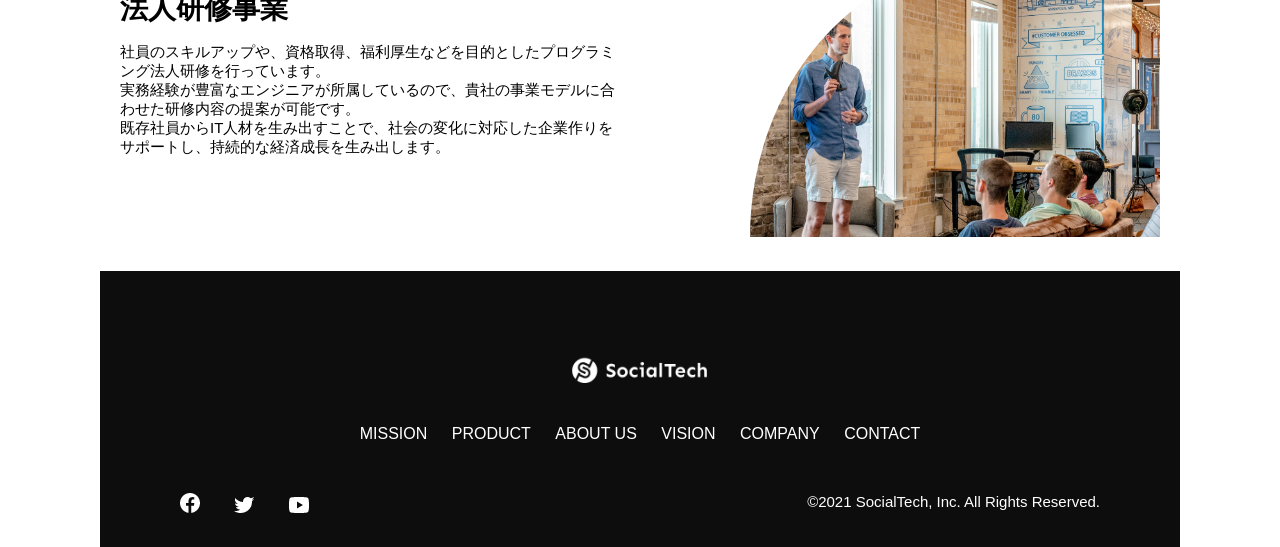
<file: kadai_tutorial_output/product.html>
<!DOCTYPE html>
<html>
  <head>
    <title>SocialTech -PRODUCT プロダクト-</title>
    <meta charset="utf-8">
   <meta name="description" content="SocialTechの4つのプロダクトを紹介します">
    <meta name="viewport" content="width=device-width, initial-scale=1.0">
    <link rel="stylesheet" href="style.css">
  </head>

  <body>
    <!-- ヘッダー -->
    <header>
      <!-- ロゴ -->
      <a href="index.html" id="logo">
        <img src="images/logo.png" alt="トップページに戻る">
      </a>

      <!-- PC用ナビゲーション -->
      <nav id="nav-pc">
        <ul>
          <li><a href="mission.html">MISSION</a></li>
          <li><a href="product.html">PRODUCT</a></li>
          <li><a href="index.html#aboutus">ABOUT US</a></li>
          <li><a href="index.html#vision">VISION</a></li>
          <li><a href="index.html#company">COMPANY</a></li>
          <li><a href="index.html#contact">CONTACT</a></li>
        </ul>
      </nav>

      <!-- スマホ用メニューボタン -->
      <button id="menu-sp" onclick="document.getElementById('nav-sp').style.display = 'block'">
        <img src="images/button-menu.png" alt="ナビゲーションを開く">
      </button>

      <!-- スマホ用ナビゲーション -->
      <div id="nav-sp">
        <button id="close" onclick="document.getElementById('nav-sp').style.display = 'none'">
          <img src="images/button-close.png" alt="ナビゲーションを閉じる">
        </button>

        <nav>
          <ul>
            <li>
              <a id="logo-sp" href="index.html" onclick="document.getElementById('nav-sp').style.display = 'none'"><img src="images/logo-sp.png" alt="トップページに戻る"></a>
            </li>
            <li><a class="menu" href="mission.html" onclick="document.getElementById('nav-sp').style.display = 'none'">MISSION</a></li>
            <li><a class="menu" href="product.html" onclick="document.getElementById('nav-sp').style.display = 'none'">PRODUCT</a></li>
            <li><a class="menu" href="index.html#aboutus" onclick="document.getElementById('nav-sp').style.display = 'none'">ABOUT US</a></li>
            <li><a class="menu" href="index.html#vision" onclick="document.getElementById('nav-sp').style.display = 'none'">VISION</a></li>
            <li><a class="menu" href="index.html#company" onclick="document.getElementById('nav-sp').style.display = 'none'">COMPANY</a></li>
            <li><a class="menu" href="index.html#contact" onclick="document.getElementById('nav-sp').style.display = 'none'">CONTACT</a></li>
          </ul>
        </nav>
        <div id="sns">
          <a href="https://www.facebook.com/sejuku2013">
            <img src="images/button-facebook.png" alt="Facebookのリンク">
          </a>
          <a href="https://twitter.com/samuraijuku">
            <img src="images/button-twitter.png" alt="Twitterのリンク">
          </a>
          <a href="https://www.youtube.com/channel/UCCFOQO5aDK0xXam4cUQXT8g">
            <img src="images/button-youtube.png" alt="YouTubeのリンク">
          </a>
        </div>
      </div>
    </header>

    <main>
      <article>
       <section id="product-main">
           <div class="product-main-inner">
             <div id="product-title">
               <h1>PRODUCT<br><span>プロダクト</span></h1>
               <p>TOP > PRODUCT</p>
             </div>
           </div>
         </section>  
          <section class="product-section product-section-left">
           <div class="product-section-img">
             <img src="images/product/product-mantoman.png" alt="PCでコードを書く男性">
           </div>
           <div class="product-read">
             <h2 class="product-h2">MAN TO MAN</h2>
             <h3 class="product-h3">プログラミング教育</h3>
             <p>
               2013年より日本で唯一の専属講師によるマンツーマンのプログラミングレッスンを開始。AI/人工知能コース・エンジニア転職コース・ウェブデザインコースを開設し、ICT教育全般のマンツーマン指導で誰もが生産的で働きがいのある職に付けるサポートをしています。 私たちは、創業当初からプログラミングを教えるのみならず、人生を変える手助けがしたい。という想いを大切にしてきました。<br>ITに強くなりたい、エンジニアになりたい、アプリを作りたい。そんな方々の想いを一緒に叶えるスクールでありたい。と考えています。<br>小中高生や女性、障害者向けのプログラムも用意し、質の高いICT教育をみんなに届けることで、貧困や不平等が無くなる社会を目指します。
             </p>
           </div>
         </section>
 
         <section class="product-section product-section-right">
           <div class="product-read">
             <h2 class="product-h2">MEDIA</h2>
             <h3 class="product-h3">プログラミング学習メディア</h3>
             <p>2015年より「SocialTech Blog」としてオウンドメディアを設立し、2020年現在月間600万PVの日本最大級のプログラミング学習サイトへと成長しました。<br>新たにYouTubeチャンネルも開設し、無料で挫折せずにプログラミングを学べることを目指して、各チャネルで学習情報をやさしく発信。<br>独学でエンジニアを目指す人には無料で良質な記事や動画コンテンツを提供し、短期間でキャリアチェンジしたい人はマンツーマンレッスンを選択できるよう、各々の要望に合わせた学習機会を創出しています。</p>
           </div>
           <div class="product-section-img">
             <img src="images/product/product-media.png" alt="スマートフォンを操作する人">
           </div>
         </section>
 
         <section class="product-section product-section-left">
           <div class="product-section-img">
             <img src="images/product/product-career.png" alt="笑顔で話し合う2人の男性">
           </div>
           <div class="product-read">
             <h2 class="product-h2">CAREER</h2>
             <h3 class="product-h3">人材紹介事業</h3>
             <p>「誰もがエンジニアになれる」を叶えるため未経験からエンジニアへ転職するまでの全ての過程をサポートします。<br>エンジニア転職に特化した履歴書や職務経歴書の書き方、面接対策を行い、豊富な求人の中から最適なキャリア選択を支援。<br>転職希望者の目標に寄り添って強みやアピールポイントを整理し、転職活動を通して自身の成長を実感できるキャリア支援を行なっています。<br></p>
           </div>
         </section>
 
         <section class="product-section product-section-right">
           <div class="product-read">
             <h2 class="product-h2">B2B</h2>
             <h3 class="product-h3">法人研修事業</h3>
             <p>社員のスキルアップや、資格取得、福利厚生などを目的としたプログラミング法人研修を行っています。<br>実務経験が豊富なエンジニアが所属しているので、貴社の事業モデルに合わせた研修内容の提案が可能です。<br>既存社員からIT人材を生み出すことで、社会の変化に対応した企業作りをサポートし、持続的な経済成長を生み出します。</p>
           </div>
           <div class="product-section-img">
             <img src="images/product/product-b2b.png" alt="講演中の男性とそれを聴く人々">
           </div>
         </section>
      </article>
    </main>

    <footer>
      <div id="footer-logo">
        <img src="images/logo-sp.png" alt="SocialTech">
      </div>
      <div id="footer-link">
        <a href="mission.html">MISSION</a>
        <a href="product.html">PRODUCT</a>
        <a href="index.html#aboutus">ABOUT US</a>
        <a href="index.html#vision">VISION</a>
        <a href="index.html#company">COMPANY</a>
        <a href="index.html#contact">CONTACT</a>
      </div>
      <div id="sns-footer">
        <div class="sns-btns">
          <a href="https://www.facebook.com/sejuku2013"><img src="images/button-facebook.png" alt="Facebookのリンク"></a>
          <a href="https://twitter.com/samuraijuku"><img src="images/button-twitter.png" alt="Twitterのリンク"></a>
          <a href="https://www.youtube.com/channel/UCCFOQO5aDK0xXam4cUQXT8g"><img src="images/button-youtube.png" alt="YouTubeのリンク"></a>
        </div>
        <p id="copyright">&copy;2021 SocialTech, Inc. All Rights Reserved.</p>
      </div>
    </footer>
    
  </body>
</html>
</file>
<file: kadai_013/style.css>
/* PC、スマホ共通スタイル */
body {
  font-family: "Source Sans Pro", "Hiragino Kaku Gothic ProN", Meiryo, Arial,
    sans-serif;
}

p {
  font-size: 15px;
}

#main-visual>img {
  width: 100%;
}

/*================
PC用のスタイル 
=================*/
@media screen and (min-width: 768px) {
  /* 横幅設定 */
  body {
    max-width: 1080px;
    min-width: 960px;
    margin: 0 auto 0 auto;
  }

  /* ヘッダー */
  header {
    display: flex;
    justify-content: space-between;
  }

  /* ナビゲーションのレイアウト */
  #nav-pc {
    text-align: right;
    font-size: 14px;
    padding-top: 15px;
  }

  /* ナビゲーションのリンクの装飾設定 */
  #nav-pc>a {
    text-decoration: none;
    margin-left: 20px;
  }

  #nav-pc>a:link {
    color: #0d0d0d;
  }

  #nav-pc>a:visited {
    color: #0d0d0d;
  }

  #nav-pc>a:hover {
    color: #0d0d0d;
    text-decoration: underline;
  }

  #nav-pc>a:active {
    color: #0d0d0d;
  }
  /* SP用ナビゲーション非表示 */
  #menu-sp {
    display: none;
  }
  #nav-sp {
    display: none;
  }
}
/*====================
スマートフォン用のスタイル
=====================*/
@media screen and (max-width: 767px) {
  body {
    min-width: 375px;
    margin: 0;
  }

  #nav-pc {
    display: none;
  }

  #menu-sp {
    float: right;
    padding: 0;
  }

  #nav-sp {
    background-color: #ce933e;
    position: absolute;
    left: 0;
    top: 0;
    height: 100%;
    width: 100%;
    display: none;
    z-index: 100;
  }

  #nav-sp ul {
    padding-left: 0;
  }

  #nav-sp li {
    list-style: none;
  }

  #close {
    position: absolute;
    top: 20px;
    right: 20px;
  }

  #logo-sp {
    margin: 80px 0 30px 20px;
  }

  #nav-sp a {
    display: block;
  }

  #nav-sp a:link,
  #nav-sp a:visited,
  #nav-sp a:active {
    color: #ffffff;
  }

  #nav-sp a:hover {
    color: #ffffff;
    text-decoration: underline;
  }

  #nav-sp .menu {
    text-decoration: none;
    display: block;
    margin: 0 20px;
    height: 44px;
    font-size: 16px;
    background-image: url("images/arrow.png");
    background-repeat: no-repeat;
    background-position: right top;
  }
}
</file>
<file: kadai_tutorial_output/style.css>
/* PC縲√せ繝槭�蜈ｱ騾壹せ繧ｿ繧､繝ｫ */
* {
  box-sizing: border-box;
}

p {
  font-size: 15px;
}

body {
  max-width: 1080px;
  margin: 0 auto 0 auto;
  font-family: "Source Sans Pro", "Hiragino Kaku Gothic ProN", Meiryo, Arial, sans-serif;
}
  
/* 繝倥ャ繝繝ｼ */
header {
  display: flex;
  justify-content: space-between;
}

/* 繝翫ン繧ｲ繝ｼ繧ｷ繝ｧ繝ｳ縺ｮ繝ｬ繧､繧｢繧ｦ繝� */
#nav-pc {
  font-size: 14px;
}

#nav-pc ul {
  display: flex;
  padding-left: 0;
}

#nav-pc li {
  list-style: none;
}

/* 繝翫ン繧ｲ繝ｼ繧ｷ繝ｧ繝ｳ縺ｮ繝ｪ繝ｳ繧ｯ縺ｮ陬�｣ｾ險ｭ螳� */
#nav-pc a {
  text-decoration: none;
  margin-left: 20px;
  color: #0d0d0d;
}

#nav-pc a:hover {
  text-decoration: underline;
}

/* 繧ｹ繝槭�逕ｨ繝翫ン繧帝撼陦ｨ遉ｺ */
#nav-sp,
#menu-sp {
  display: none;
}

/* 繝｡繧､繝ｳ繝薙ず繝･繧｢繝ｫ*/
#main-visual {
  position: relative;
  height: 400px;
}

#main-message {
  position: absolute;
  top: 0;
  left: 0;
  background-color: #2710d5;
  color: #ffffff;
  border-radius: 0 0 476px 0;
  max-width: 620px;
  height: 100%;
  width: 100%;
  z-index: 11;
}

#main-message h1 {
  font-size: 60px;
  margin: 100px 0 0 50px;
}

#main-message > p {
  font-size: 28px;
  margin: 0 0 0 50px;
}

#main-visual > img {
  max-width: 620px;
  border-radius: 476px 0 0 0;
  position: absolute;
  top: 0;
  right: 0;
  z-index: 10;
}

/*隕句�縺�*/
h2 {
  margin: 40px 0 0 0;
}

h2::after {
  content: url("images/line.png");
  margin-left: 10px;
}

h3 {
  font-size: 27px;
}

/* 繝溘ャ繧ｷ繝ｧ繝ｳ */
#mission {
  margin: 80px auto 80px auto;
}

#mission-flex {
  display: flex;
}

#mission-flex > div {
  width: 50%;
  margin: 20px;
}

#mission-photo {
  width: 100%;
}

#s2dgs {
  margin-top: 50px;
  width: 100%;
}

/* 繝励Ο繝繧ｯ繝� */
#product {
  background-color: #fafafa;
  margin: 80px 0 80px 0;
  padding: 10px 40px 0px 40px;
}

/* 螟匁棧 */
#product .product-flex {
  margin-top: 40px;
  display: flex;
}

/* 蟾ｦ縺ｮ繧ｫ繝ｩ繝� */
#product-left {
  width: 50%;
  margin-right: 20px;
}

/* 蜿ｳ縺ｮ繧ｫ繝ｩ繝� */
#product-right {
  width: 50%;
  margin-left: 20px;
  margin-top: 80px;
}

/* 蜀咏悄�玖ｪｬ譏弱�譫� */
#product-left > div {
  position: relative;
  height: 480px;
  margin-right: 20px;
}

#product-right > div {
  position: relative;
  height: 480px;
  margin-left: 20px;
}

/* 蜀咏悄*/
.product-photo {
  width: 100%;
}

/* 隱ｬ譏取枚縺ｮ譫� */
.product-explain {
  background-color: #ffffff;
  position: absolute;
  left: 0;
  bottom: 50px;
  margin: 0 40px 0 40px;
  padding: 20px;
  box-shadow: 5px 5px 10px rgba(0, 0, 0, 0.05);
}

/* 隱ｬ譏取枚縺ｮ闍ｱ隱� */
.product-explain > span {
  color: #2710d5;
  font-weight: bold;
  font-size: 16px;
  margin: 0px;
}

/* 隱ｬ譏取枚縺ｮ隕句�縺� */
.product-explain > h3 {
  margin: 5px 0 5px 0;
}

/* 隱ｬ譏取枚 */
.product-explain > p {
  font-size: 14px;
  margin: 0;
}

/* 繧ゅ▲縺ｨ隕九ｋ繝懊ち繝ｳ */
#product-more {
  text-align: center;
}

#product-more a {
  position: relative;
  bottom: -42px;
}

/* ABOUT US */
#aboutus {
  margin: 80px auto 80px auto;
}

/* �薙▽縺ｮ邨�ｹ疲枚蛹悶→蜀咏悄繧貞�繧後ｋ譫� */
#aboutus > div {
  display: flex;
}

/* 蜀咏悄 */
.culture-img {
  width: 50%;
  align-self: flex-start;
}

.culture-img2 {
  margin-top: 50px;
  width: 100%;
}

/* 3縺､縺ｮ邨�ｹ疲枚蛹悶�陦ｨ */
.culture-table {
  margin-right: 50px;
}

/* 逡ｪ蜿ｷ */
.culture-num {
  font-size: 80px;
  color: #2710d5;
  padding: 0 20px 0 0;
}

/* 隕句�縺� */
.culture-table th {
  text-align: left;
  font-size: 28px;
  font-weight: bold;
}

/* 邨�ｹ疲枚蛹冶恭隱� */
.culture-en {
  color: #2710d5;
  font-size: 24px;
}

/* 隱ｬ譏取枚 */
.culture-description {
  margin: 0;
}

/* 繝薙ず繝ｧ繝ｳ */
#vision {
  margin: 80px auto 80px auto;
}

/* 繧ｻ繧ｯ繧ｷ繝ｧ繝ｳ蜀��螟匁棧*/
#vision > div {
  display: flex;
  justify-content: space-between;
  flex-wrap: wrap;
}

/*7縺､縺ｮ陦悟虚謖��縺ｮ譫�*/
.vision-box {
  width: 300px;
  height: 300px;
  margin-bottom: 30px;
  position: relative;
}

.vision-box > img {
  width: 100%;
  position: relative;
  z-index: 30;
}

.vision-box > div {
  position: absolute;
  top: 0;
  left: 0;
  z-index: 31;
  margin-right: 20px;
}

.vision-box > div > h4 {
  color: #2710d5;
  font-size: 19px;
  margin: 80px 0 0 0;
}

.vision-box > div > h4::first-letter {
  font-size: 40px;
}

.vision-box > div > h5 {
  font-size: 20px;
  margin: 0 0 0 0;
}

.vision-box > div > p {
  margin: 10px 0 0 0;
}

/*莨夂､ｾ讎りｦ�*/
#company {
  margin: 80px auto 80px auto;
}

#company-table {
  width: 100%;
}

.tableheader {
  text-align: left;
  padding: 20px;
  border-bottom-color: #2710d5;
  border-bottom-width: 1px;
  border-bottom-style: solid;
  width: 100px;
}

.tableheader-first {
  border-top-color: #2710d5;
  border-top-width: 1px;
  border-top-style: solid;
}

.cell {
  padding: 30px;
  border-bottom-color: #ececec;
  border-bottom-width: 1px;
  border-bottom-style: solid;
}

.cell-first {
  border-top-color: #ececec;
  border-top-width: 1px;
  border-top-style: solid;
}

#company > iframe {
  width: 100%;
  height: 368px;
  margin-top: 40px;
}

/* 縺雁撫縺�粋繧上○ */
#contact {
  margin: 80px auto 80px auto;
}

/* 螟匁棧 */
#contact > form > div {
  display: flex;
  flex-direction: row;
  flex-wrap: wrap;
  padding-bottom: 30px;
}

/* 蟾ｦ蛻励隕句�縺� */
.contact-heading {
  width: 240px;
  align-self: center;
}

/* 隕句�縺励�繝ｩ繝吶Ν */
.contact-label {
  font-weight: bold;
}

/* 蠢��� */
.contact-span {
  color: #ce2222;
  margin: 0 0 0 20px;
  font-weight: bold;
}

/* 繝�く繧ｹ繝医�繝�け繧ｹ */
.contact-textbox {
  border-top: 0px;
  border-left: 0px;
  border-right: 0px;
  border-bottom-width: 1px;
  border-bottom-color: #707070;
  border-style: solid;
  background-color: #fafafa;
  height: 56px;
  width: 400px;
}

/* 縺雁撫縺�粋繧上○蜀�ｮｹ縺ｮ繝�く繧ｹ繝医お繝ｪ繧｢ */
.contact-textarea {
  border-top: 0px;
  border-left: 0px;
  border-right: 0px;
  border-bottom-width: 1px;
  border-bottom-color: #707070;
  background-color: #fafafa;
  width: 400px;
  height: 200px;
}

/* 蛟倶ｺｺ諠��ｱ縺ｮ蜿悶ｊ謇ｱ縺� */
#contact dt {
  font-weight: bold;
}

#contact dd {
  margin: 0 0 16px 0;
}

#contact dd p {
  margin: 0;
}

#contact dd ul {
  padding-left: 0;
}

#contact dd li {
  margin-bottom: 0;
  list-style: none;
}

/* 繝輔ャ繧ｿ繝ｼ */
footer {
  background-color: #0d0d0d;
  text-align: center;
  padding: 80px 80px 30px 80px;
}

#footer-logo {
  margin-bottom: 30px;
}

#footer-link {
  margin-bottom: 50px;
}

#footer-link > a {
  text-decoration: none;
  margin: 10px;
  color: #ffffff;
}

#footer-link > a:hover {
  text-decoration: underline;
}

#sns-footer {
  display: flex;
  justify-content: space-between;
}

#sns-footer a {
  margin-right: 30px;
}

#copyright {
  color: #ffffff;
  margin: 0;
}

/* mission.html逕ｨ繧ｹ繧ｿ繧､繝ｫ */
/* 繝溘ャ繧ｷ繝ｧ繝ｳ縺ｮ繝｡繧､繝ｳ繝薙ず繝･繧｢繝ｫ */
.mission-main-inner {
  background-image: url("images/mission/mission-main.png");
  background-repeat: no-repeat;
  background-position-y: center;
}

#mission-title {
  background-color: #2710d5;
  width: 368px;
  color: #ffffff;
  height: 496px;
  border-radius: 0 248px 248px 0;
  position: relative;
}

#mission-title h1 {
  position: absolute;
  top: 0;
  left: 100px;
  font-size: 80px;
  line-height: 1;
}

#mission-title h1 span {
  font-size: 26px;
}

#mission-title > p {
  position: absolute;
  top: 350px;
  left: 100px;
  font-size: 16px;
}

/* 繝溘ャ繧ｷ繝ｧ繝ｳ繝壹�繧ｸ縲S2DGS縺ｮ險ｭ螳� */
#mission-s2dgs {
  padding: 20px;
}

.mission-h2 {
  color: #2710d5;
  font-size: 40px;
}

.mission-h2::after {
  content: none;
}

/* 繝溘ャ繧ｷ繝ｧ繝ｳ繝壹�繧ｸ縲5縺､縺ｮ繧ｴ繝ｼ繝ｫ縺ｮ險ｭ螳� */
#mission-five-goals {
  padding: 20px;
  display: flex;
}

#mission-five-goals .five-goals-image {
  width: 30%;
  padding: 20px;
}

#mission-five-goals .five-goals-image img {
  width: 100%;
}

#mission-five-goals .five-goals-read {
  width: 70%;
  padding: 20px;
}

#mission-five-goals .five-goals-read > div {
  margin-bottom: 40px;
}

.fivegoals-image-right {
  float: right;
  margin: 20px;
}

.fivegoals-image-left {
  float: left;
  margin: 20px;
}

.fivegoals-number {
  color: #2710d5;
  font-size: 48px;
  font-weight: bold;
  margin: 0;
}

.fivegoals-h3 {
  font-size: 28px;
  margin: 0;
}

.fivegoals-p {
  margin: 0;
}

/* 繝励Ο繝繧ｯ繝医�繝ｼ繧ｸ */
.product-main-inner {
  background-image: url("images/product/product-main.png");
  background-repeat: no-repeat;
  background-position-y: center;
}

#product-title {
  background-color: #2710d5;
  width: 368px;
  color: #ffffff;
  height: 496px;
  border-radius: 0 248px 248px 0;
  position: relative;
}

#product-title h1 {
  position: absolute;
  top: 0;
  left: 100px;
  font-size: 80px;
  line-height: 1;
}

#product-title h1 span {
  font-size: 26px;
}

#product-title > p {
  position: absolute;
  top: 350px;
  left: 100px;
  font-size: 16px;
}

/* 繧ｻ繧ｯ繧ｷ繝ｧ繝ｳ */
.product-section {
  display: flex;
  padding: 20px 20px 0;
}

.product-section .product-section-img {
  width: 450px;
}

/* 蜿ｳ縺檎判蜒上�繧ｻ繧ｯ繧ｷ繝ｧ繝ｳ*/
.product-section-left .product-section-img img {
  width: 100%;
  padding: 0 40px 30px 0;
  border-radius: 0 432px 0 0;
}

.product-section-left .product-read {
  width: 50%;
  flex-grow: 1;
}

.product-section-left .product-read p {
  margin-bottom: 0;
}

/* 蜿ｳ縺檎判蜒上�繧ｻ繧ｯ繧ｷ繝ｧ繝ｳ*/
.product-section-right {
  justify-content: space-between;
}

.product-section-right .product-section-img img {
  width: 100%;
  padding: 0 0 30px 40px;
  border-radius: 432px 0 0 0;
}

.product-section-right .product-read {
  width: 500px;
}

.product-h2 {
  color: #2710d5;
  font-size: 24px;
  margin: 0;
}

.product-h3 {
  font-size: 28px;
  margin: 0;
}

/*====================
 繧ｹ繝槭�繝医ヵ繧ｩ繝ｳ逕ｨ縺ｮ繧ｹ繧ｿ繧､繝ｫ
=====================*/
@media screen and (max-width: 767px) {
  /* PC逕ｨ繝翫ン繧ｲ繝ｼ繧ｷ繝ｧ繝ｳ髱櫁｡ｨ遉ｺ */
  #nav-pc {
    display: none;
  }

  /* 繝上Φ繝舌�繧ｬ繝ｼ繝｡繝九Η繝ｼ */
  #menu-sp {
    display: block;
    background-color: transparent;
    float: right;
    padding: 0;
    border: none;
  }

  /* 繧ｹ繝槭�逕ｨ繝翫ン繧ｲ繝ｼ繧ｷ繝ｧ繝ｳ縺ｮ陦ｨ遉ｺ蛻�崛*/
  /* 蛻晄悄迥ｶ諷九√Ξ繧､繧｢繧ｦ繝医→髱櫁｡ｨ遉ｺ險ｭ螳� */
  #nav-sp {
    background-color: #2710d5;
    position: fixed;
    left: 0;
    top: 0;
    height: 100%;
    width: 100%;
    display: none;
    z-index: 100;
  }

  /* ﾃ励�繧ｿ繝ｳ */
  #close {
    position: absolute;
    top: 20px;
    right: 20px;
    background-color: transparent;
    border: none;
  }

  #nav-sp nav ul {
    padding-left: 0;
  }

  #nav-sp nav li {
    list-style: none;
  }

  /* 繝翫ン繧ｲ繝ｼ繧ｷ繝ｧ繝ｳ繝｡繝九Η繝ｼ逕ｨ繝ｭ繧ｴ */
  #logo-sp {
    margin: 80px 0 30px 20px;
  }

  /* 繝翫ン繧ｲ繝ｼ繧ｷ繝ｧ繝ｳ縺ｮ繝ｪ繝ｳ繧ｯ縺ｮ陬�｣ｾ險ｭ螳� */
  #nav-sp nav a {
    display: block;
    color: #ffffff;
  }

  #nav-sp nav a:hover {
    text-decoration: underline;
  }

  #nav-sp .menu {
    text-decoration: none;
    margin: 0 20px 0 20px;
    height: 44px;
    font-size: 16px;
    background-image: url("images/arrow.png");
    background-repeat: no-repeat;
    background-position: right top;
  }

  #sns {
    position: absolute;
    bottom: 20px;
    left: 20px;
  }

  #sns > a {
    margin-right: 30px;
  }

  /* 繝｡繧､繝ｳ繝薙ず繝･繧｢繝ｫ */
  #main-visual {
    position: relative;
    height: 470px;
  }

  #main-visual > div {
    text-align: center;
    height: 280px;
  }

  #main-visual h1 {
    font-size: 28px;
    margin: 90px 0 0 0;
  }

  #main-visual > div > p {
    margin: 0;
    font-size: 15px;
  }

  #main-visual > img {
    width: 100%;
    border-radius: 476px 0 0 0;
    top: auto;
    bottom: 0;
  }

  /*隕句�縺�*/
  h2 {
    margin: 15px 0 15px 0;
  }
  
  h3 {
    font-size: 24px;
    margin: 10px 0 0 0;
  }

  /* 繝溘ャ繧ｷ繝ｧ繝ｳ */
  #mission {
    margin: 20px 0 20px 0;
    padding: 0 20px 0 20px;
  }

  #mission-flex {
    flex-direction: column;
  }

  #mission-flex > div {
  width: 100%;
  margin: 0;
}

  /* 繝励Ο繝繧ｯ繝� */
  #product {
    margin: 0;
    padding: 10px 20px 0 20px;
  }

  /* 螟匁棧 */
  #product .product-flex {
    flex-direction: column;
    margin-top: 0;
  }

  /* 蟾ｦ蜿ｳ縺ｮ繧ｫ繝ｩ繝�縲繧ｹ繝槭�縺ｧ縺ｯ邵ｦ荳ｦ縺ｳ */
  #product-left,
  #product-right {
    width: 100%;;
    margin: 0;
  }

  /* 蜀咏悄�玖ｪｬ譏弱�譫� */
  #product-left > div,
  #product-right > div {
    height: auto;
    margin: 0;
  }

  /* 隱ｬ譏取枚縺ｮ譫� */
  .product-explain {
    position: relative;
    margin: 0;
  }

  .product-explain > h3 {
    margin: 10px 0 10px 0;
    font-size: 24px;
  }

  /* 繧ゅ▲縺ｨ隕九ｋ繝懊ち繝ｳ */
  #product-more {
    text-align: left;
  }

  /* ABOUT US */
  #aboutus {
    margin: 80px 20px 80px 20px;
  }

  #aboutus > div {
    flex-direction: column;
  }

  .culture-table th {
    font-size: 16px;
  }

  .culture-table {
    margin-right: 0;
    padding-right: 20px;
    order: 2;
  }

  .culture-img {
    width: 100%;
    order: 1;
  }

  .culture-img2 {
    margin-top: 0;
  }

  .culture-num {
    padding: 0;
  }

  .culture-description {
    margin: 0;
  }

  /* 繝薙ず繝ｧ繝ｳ */
  #vision {
    margin: 80px 20px 80px 20px;
  }

  .vision-box > img {
    position: absolute;
    top: 0;
    left: 0;
  }

  .vision-box > div > h4 {
    margin: 60px 0 0 0;
  }

  /*莨夂､ｾ讎りｦ�*/
  #company {
    margin: 0 20px 0 20px;
  }

  #company > h3 {
    margin-bottom: 20px;
  }

  .tableheader {
    width: 50px;
  }

  .cell {
    padding: 20px;
  }

  #company > iframe {
    height: 240px;
  }

  /* 縺雁撫縺�粋繧上○ */
  #contact {
    margin: 80px 20px 80px 20px;
  }

  #contact > h3 {
    margin-bottom: 20px;
  }

  #contact > form > div {
    flex-direction: column;
    margin-bottom: 20px;
  }

  .contact-heading {
    align-self: auto;
    margin-bottom: 20px;
  }

  .contact-textbox {
    min-width: 300px;
    width: 100%;
  }

  .contact-textarea {
    height: 150px;
    width: 100%;
  }

  .radiobutton {
    margin-bottom: 20px;
  }

  /* 繝輔ャ繧ｿ繝ｼ */
  footer {
    padding: 30px 20px 50px 20px;
    text-align: left;
  }

  #footer-link > a {
    margin: 0 20px 30px 0;
    display: block;
    background-image: url("images/arrow.png");
    background-repeat: no-repeat;
    background-position: right top;
  }

  #footer-link > a:hover {
    text-decoration: underline;
  }

  #sns-footer {
    flex-direction: column;
    justify-content: flex-start;
  }

  #copyright {
    font-size: 12px;
    margin-top: 30px;
  }

  /* mission.html逕ｨ繧ｹ繧ｿ繧､繝ｫ */
  /* 繝溘ャ繧ｷ繝ｧ繝ｳ縺ｮ繝｡繧､繝ｳ繝薙ず繝･繧｢繝ｫ */
  #mission-main {
    height: 256px;
    margin-top: 4%;
    position: relative;
  }

  .mission-main-inner {
    height: 80%;
    background-size: cover;
  }

  #mission-title {
    width: 136px;
    height: 256px;
    position: absolute;
    top: -10%;
  }

  #mission-title h1 {
    left: 20px;
    font-size: 40px;
  }

  #mission-title h1 span {
    font-size: 18px;
  }

  #mission-title > p {
    top: 180px;
    left: 20px;
    font-size: 13px;
  }

  /* 繝溘ャ繧ｷ繝ｧ繝ｳ繝壹�繧ｸ縲S2DGS縺ｮ險ｭ螳� */
  .mission-h2 {
    font-size: 38px;
    margin: 0px;
  }

  .mission-h2::after {
    content: none;
  }

  #mission-s2dgs > img {
    width: 100%;
  }

  /* 繝溘ャ繧ｷ繝ｧ繝ｳ繝壹�繧ｸ縲5縺､縺ｮ繧ｴ繝ｼ繝ｫ縺ｮ險ｭ螳� */
  #mission-five-goals {
    flex-direction: column;
  }

  #mission-five-goals > div {
    padding: 0;
  }

  #mission-five-goals .five-goals-image,
  #mission-five-goals .five-goals-read {
    width: 100%;
    padding: 0;
  }

  #mission-five-goals .five-goals-read > div {
    display: flex;
    flex-direction: column;
  }

  .fivegoals-image-right,
  .fivegoals-image-left {
    align-self: center;
  }

  /* 繝励Ο繝繧ｯ繝医�繝ｼ繧ｸ */
  #product-main {
    height: 256px;
    margin-top: 4%;
    position: relative;
  }

  .product-main-inner {
    height: 80%;
    background-size: cover;
  }

  #product-title {
    width: 136px;
    height: 256px;
    position: absolute;
    top: -10%;
  }
  
  #product-title h1 {
    left: 20px;
    font-size: 40px;
  }

  #product-title h1 span {
    font-size: 18px;
  }

  #product-title > p {
    top: 180px;
    left: 20px;
    font-size: 13px;
  }

  /* 繧ｻ繧ｯ繧ｷ繝ｧ繝ｳ */
  .product-section {
    flex-direction: column;
  }

  .product-section .product-section-img {
    width: 100%;
  }
  
  .product-section .product-section-img img {
    width: 100%;
    padding: 0;
  }

  /* 蜿ｳ縺檎判蜒上�繧ｻ繧ｯ繧ｷ繝ｧ繝ｳ*/
  .product-section-left .product-section-img img {
    border-radius: 0 300px 0 0;
  }

  .product-section-left .product-read {
    width: 100%;
    flex-grow: 1;
  }

  /* 蜿ｳ縺檎判蜒上�繧ｻ繧ｯ繧ｷ繝ｧ繝ｳ*/
  .product-section-right .product-section-img img {
    order: 1;
    border-radius: 300px 0 0 0;
  }

  .product-section-right .product-read {
    order: 2;
    width: 100%;
  }

}
</file>
